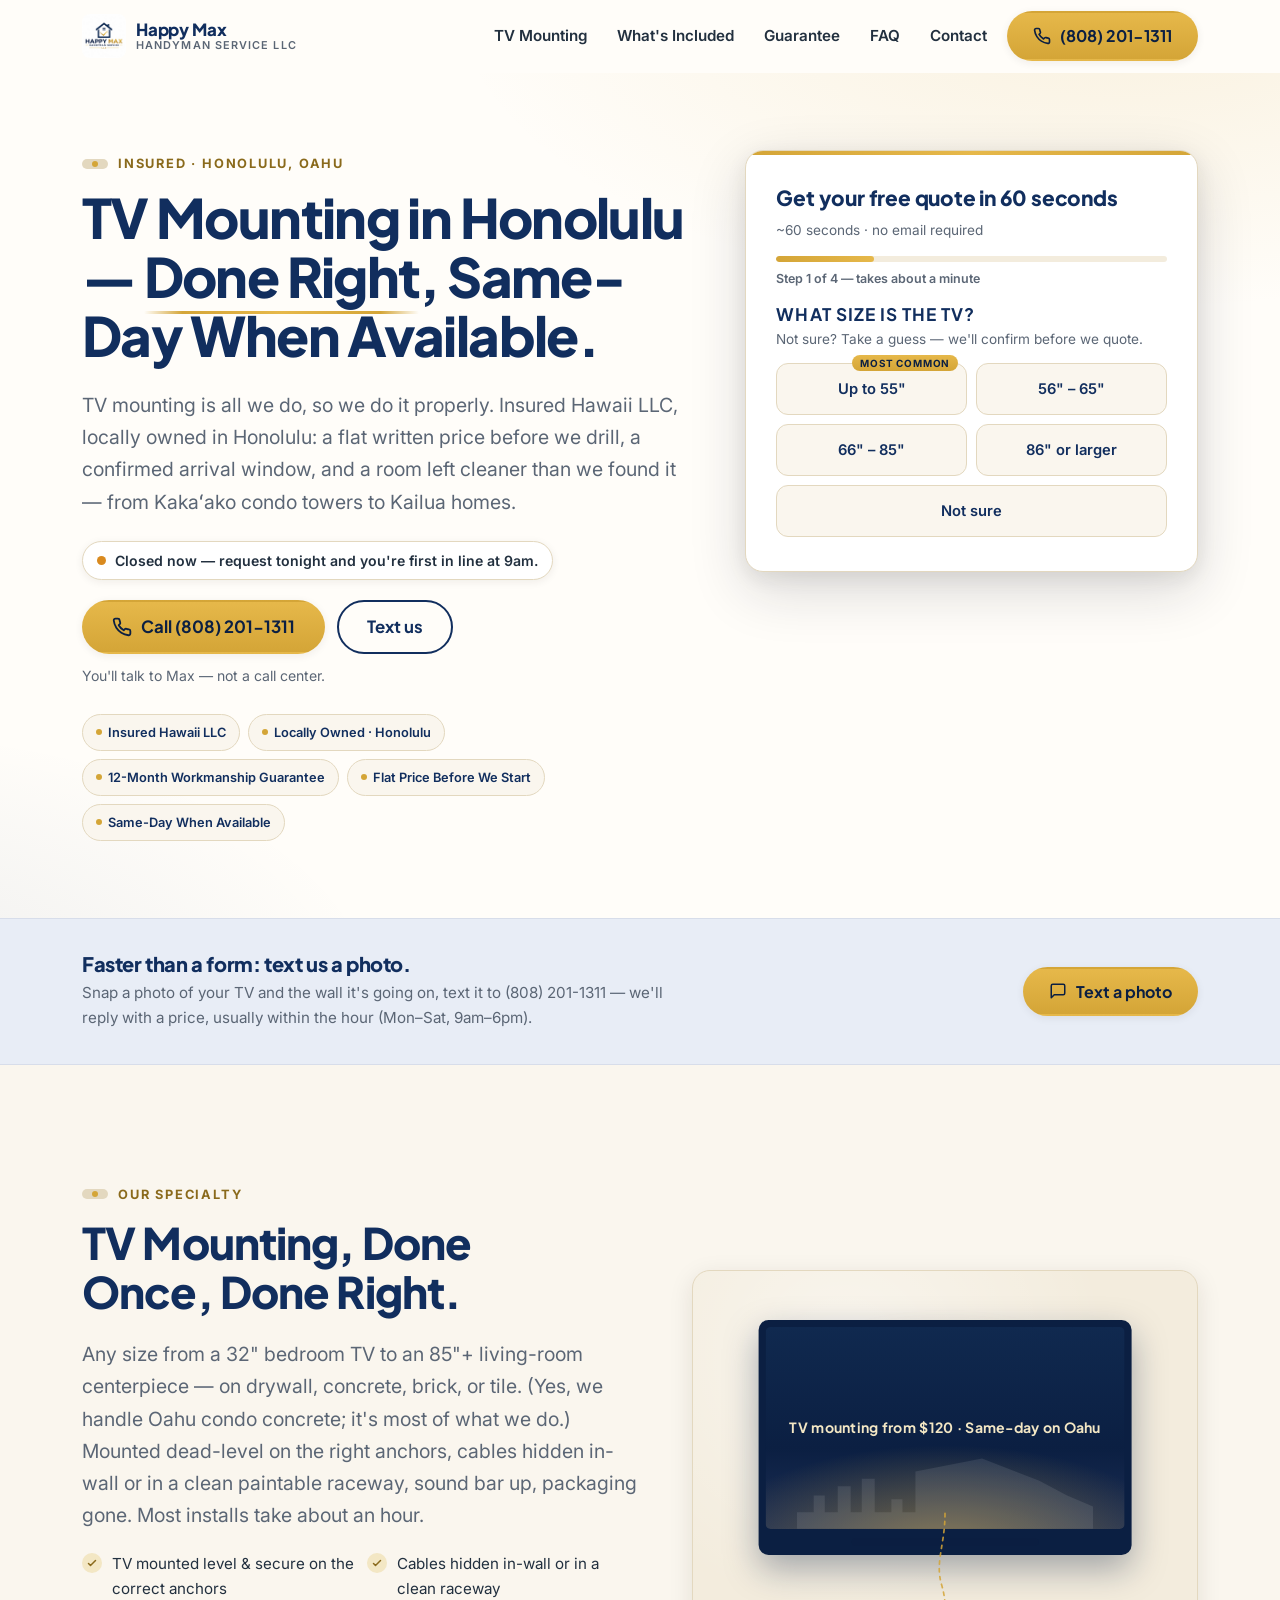
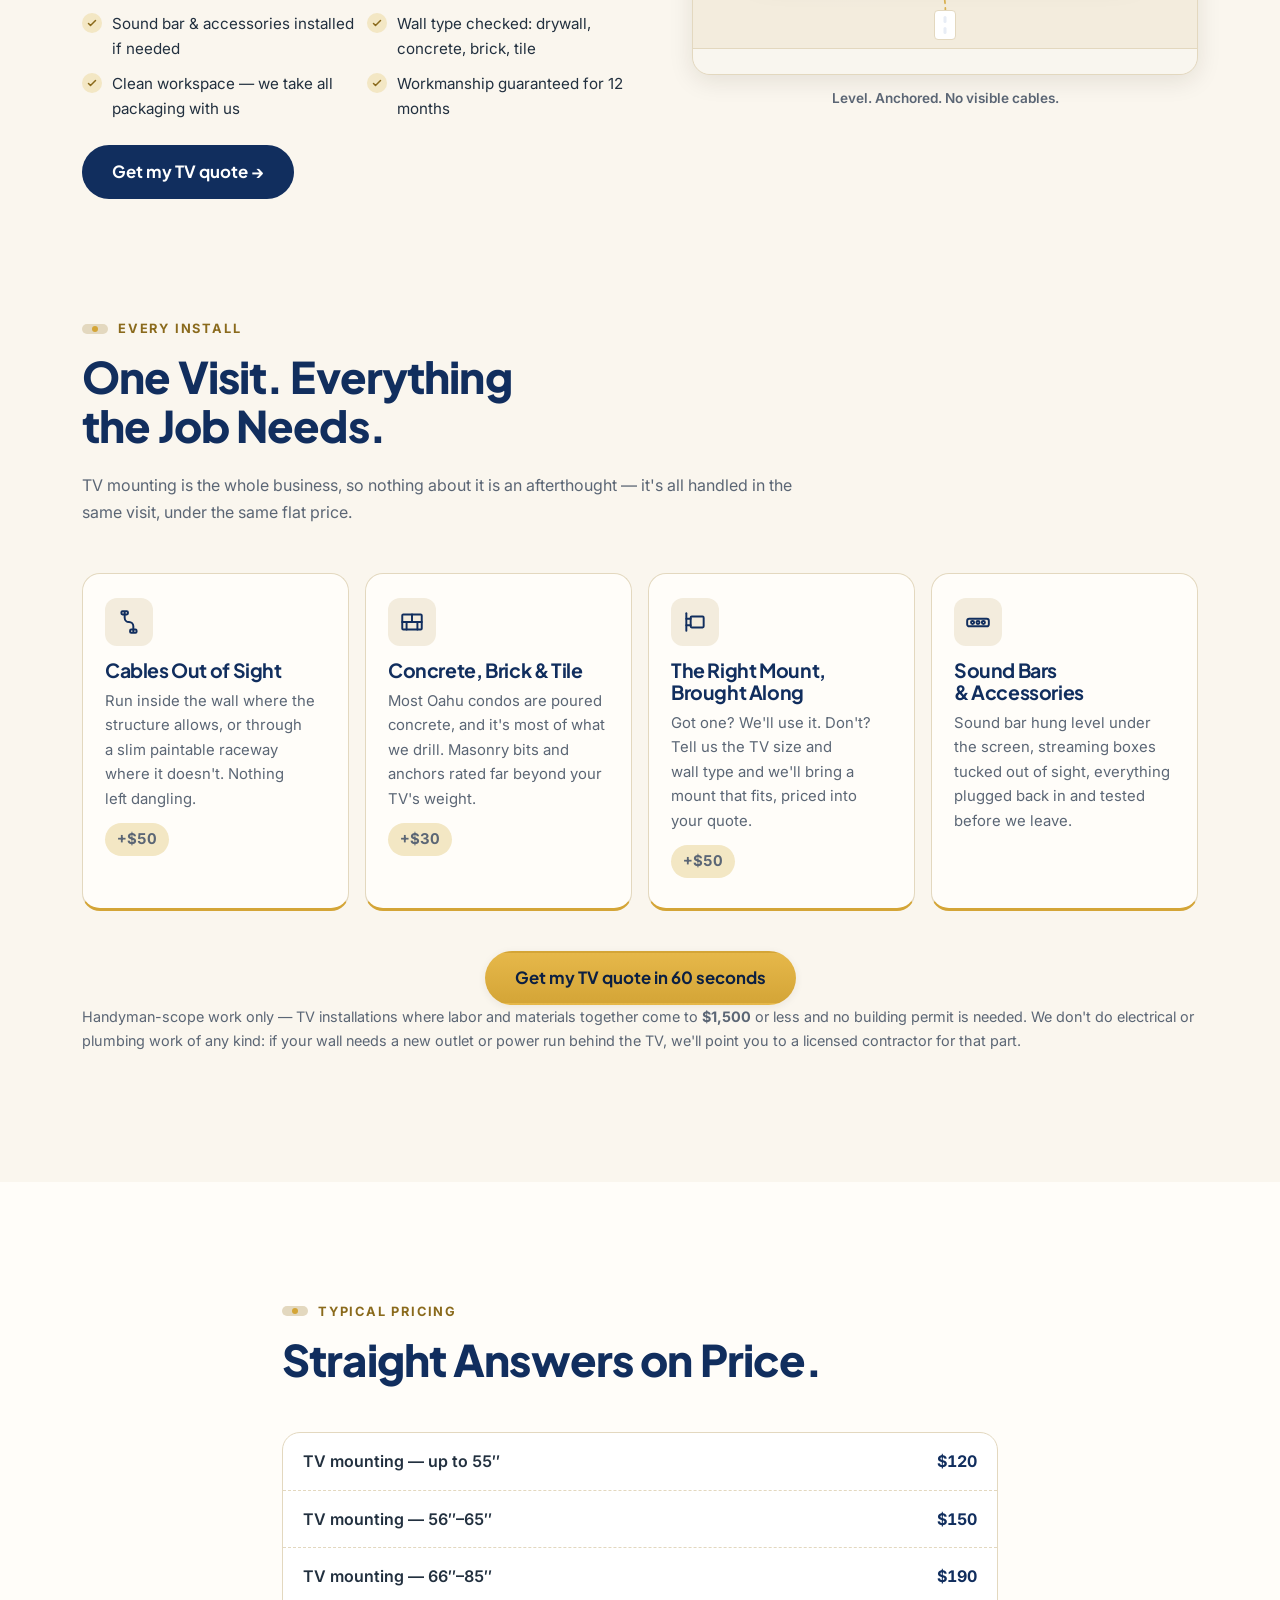
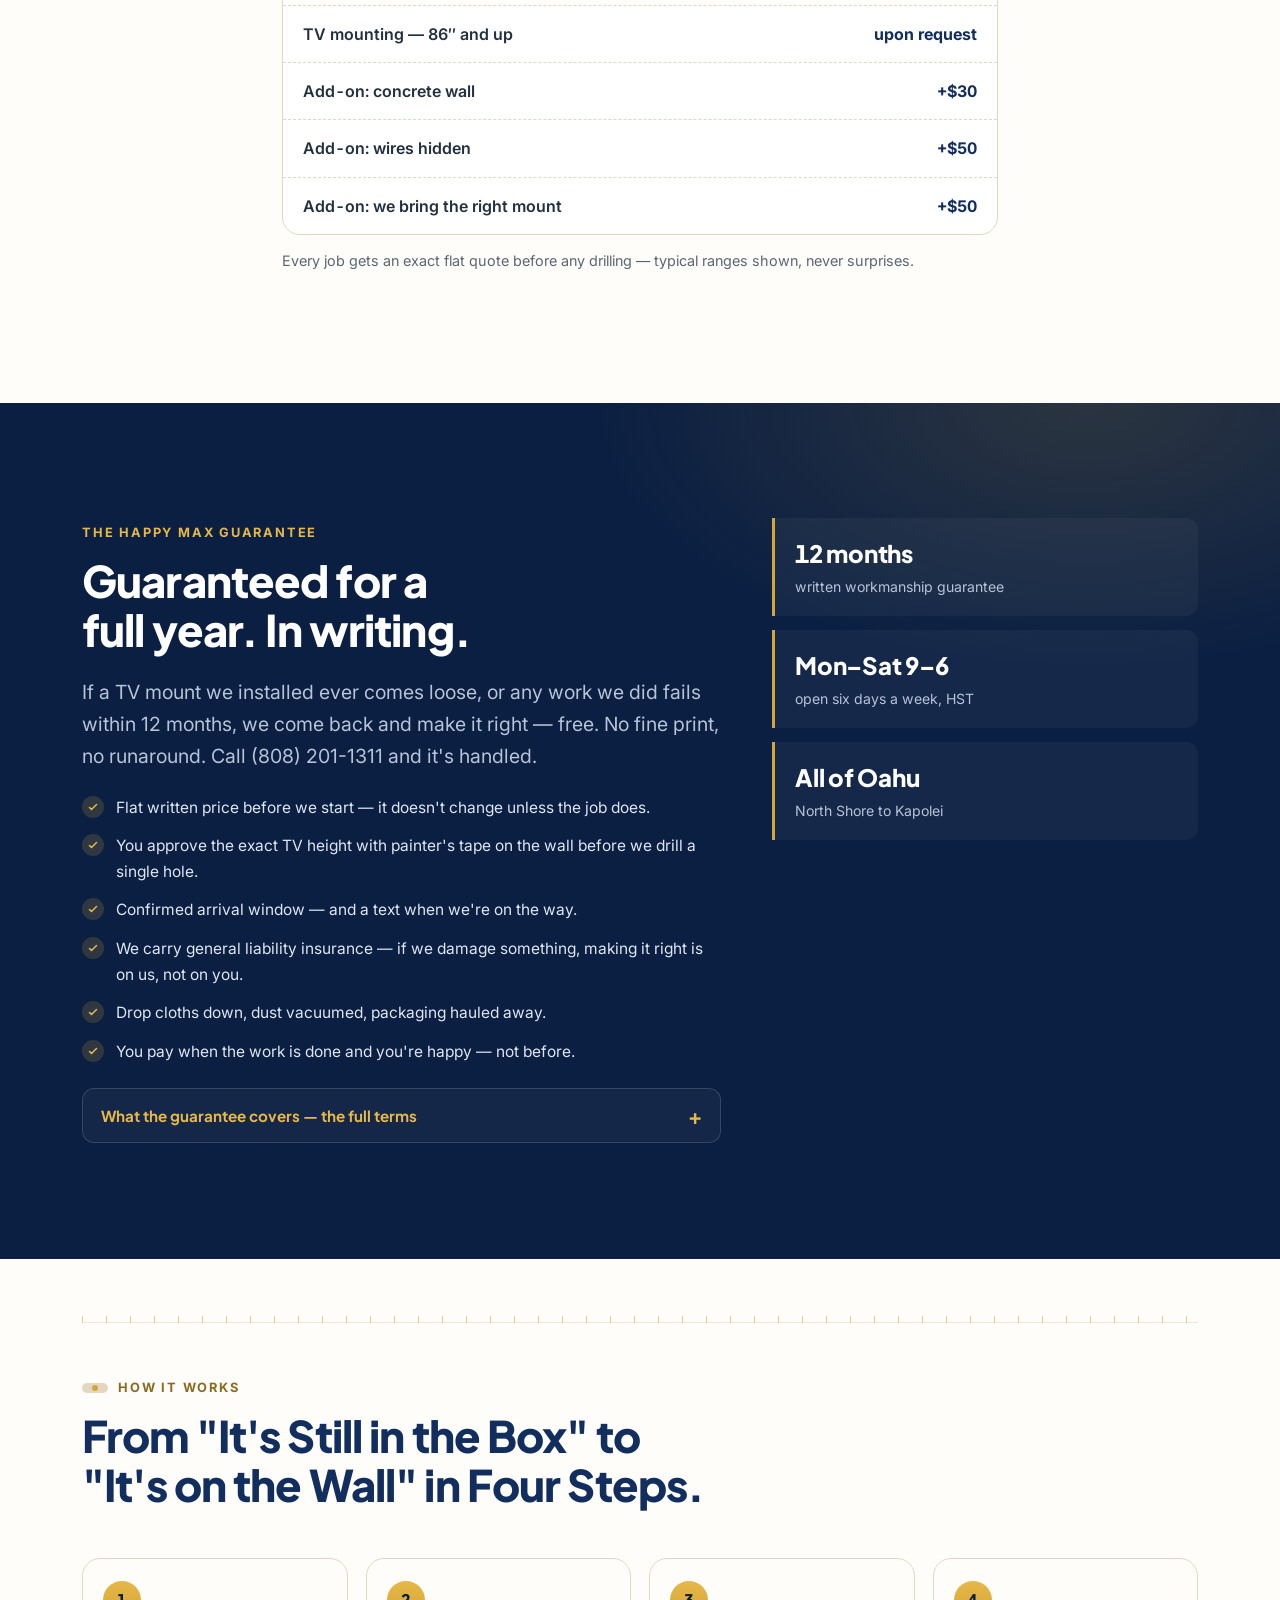
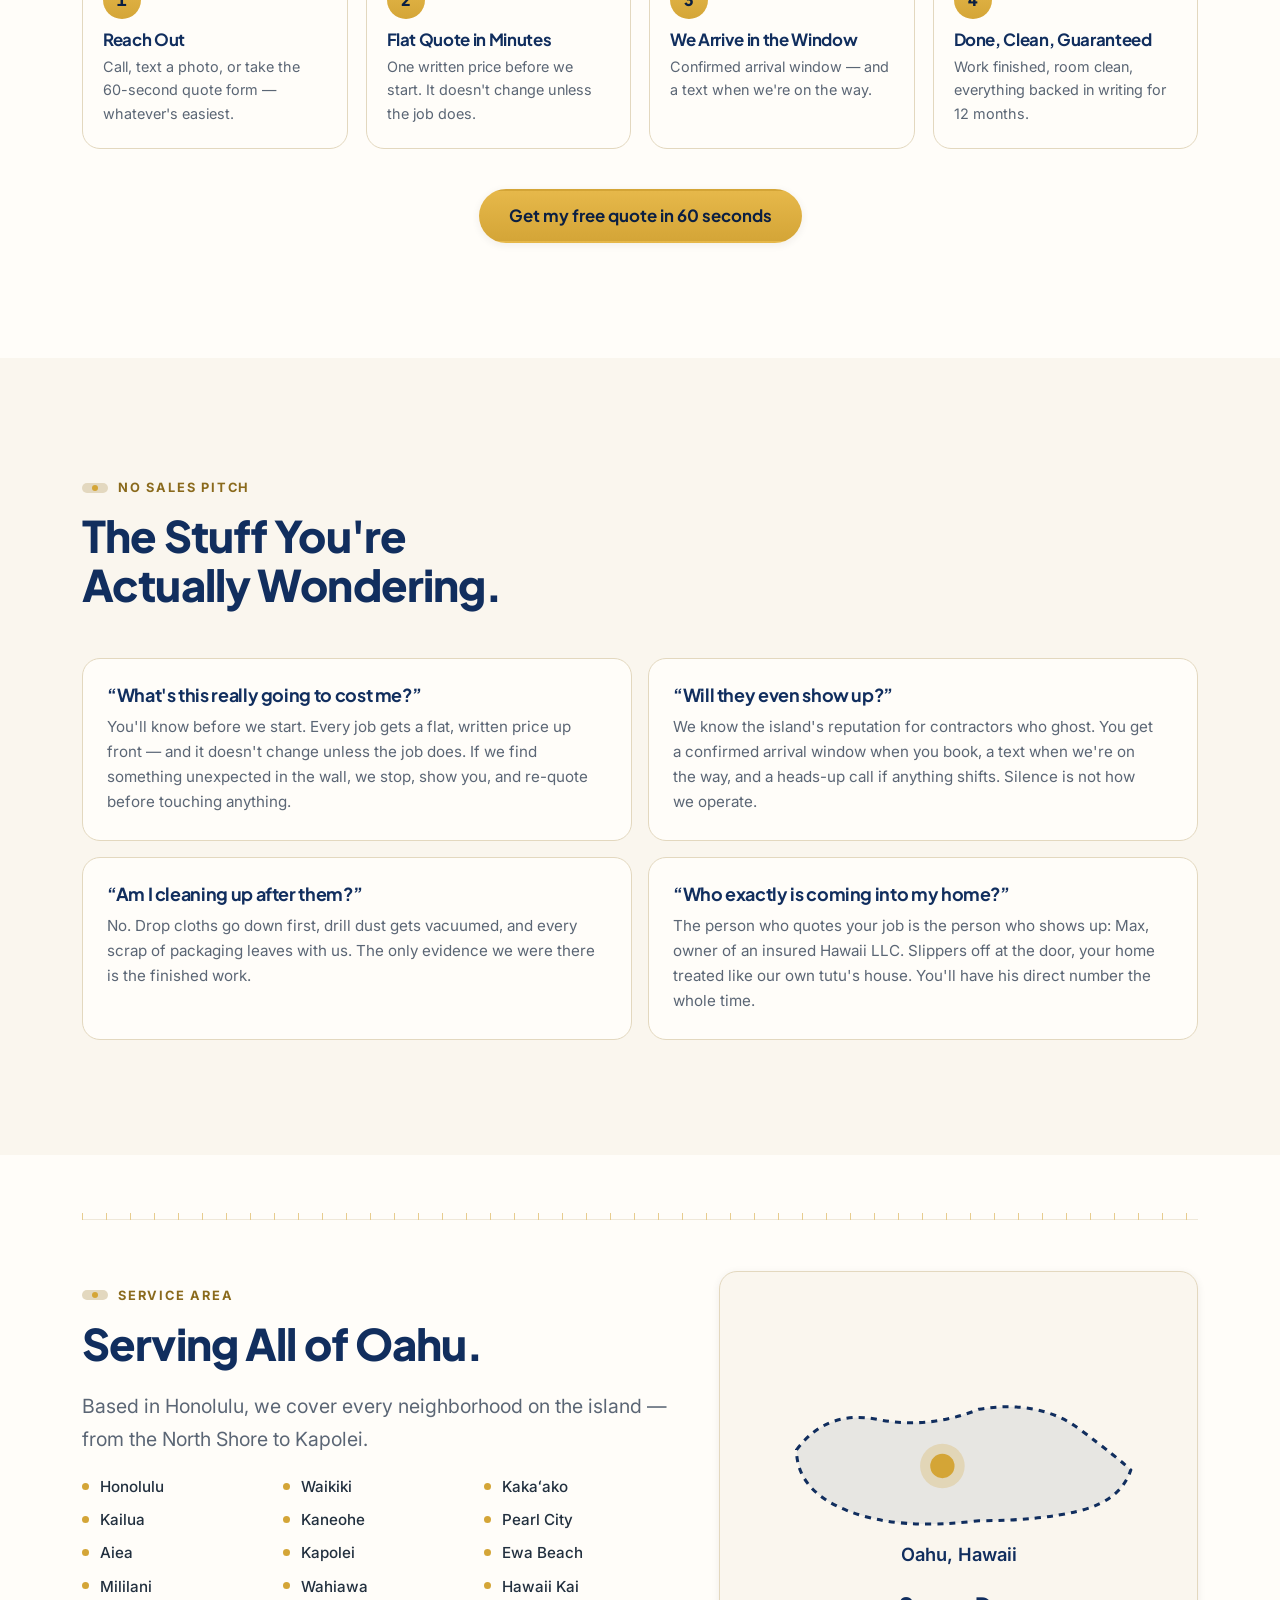
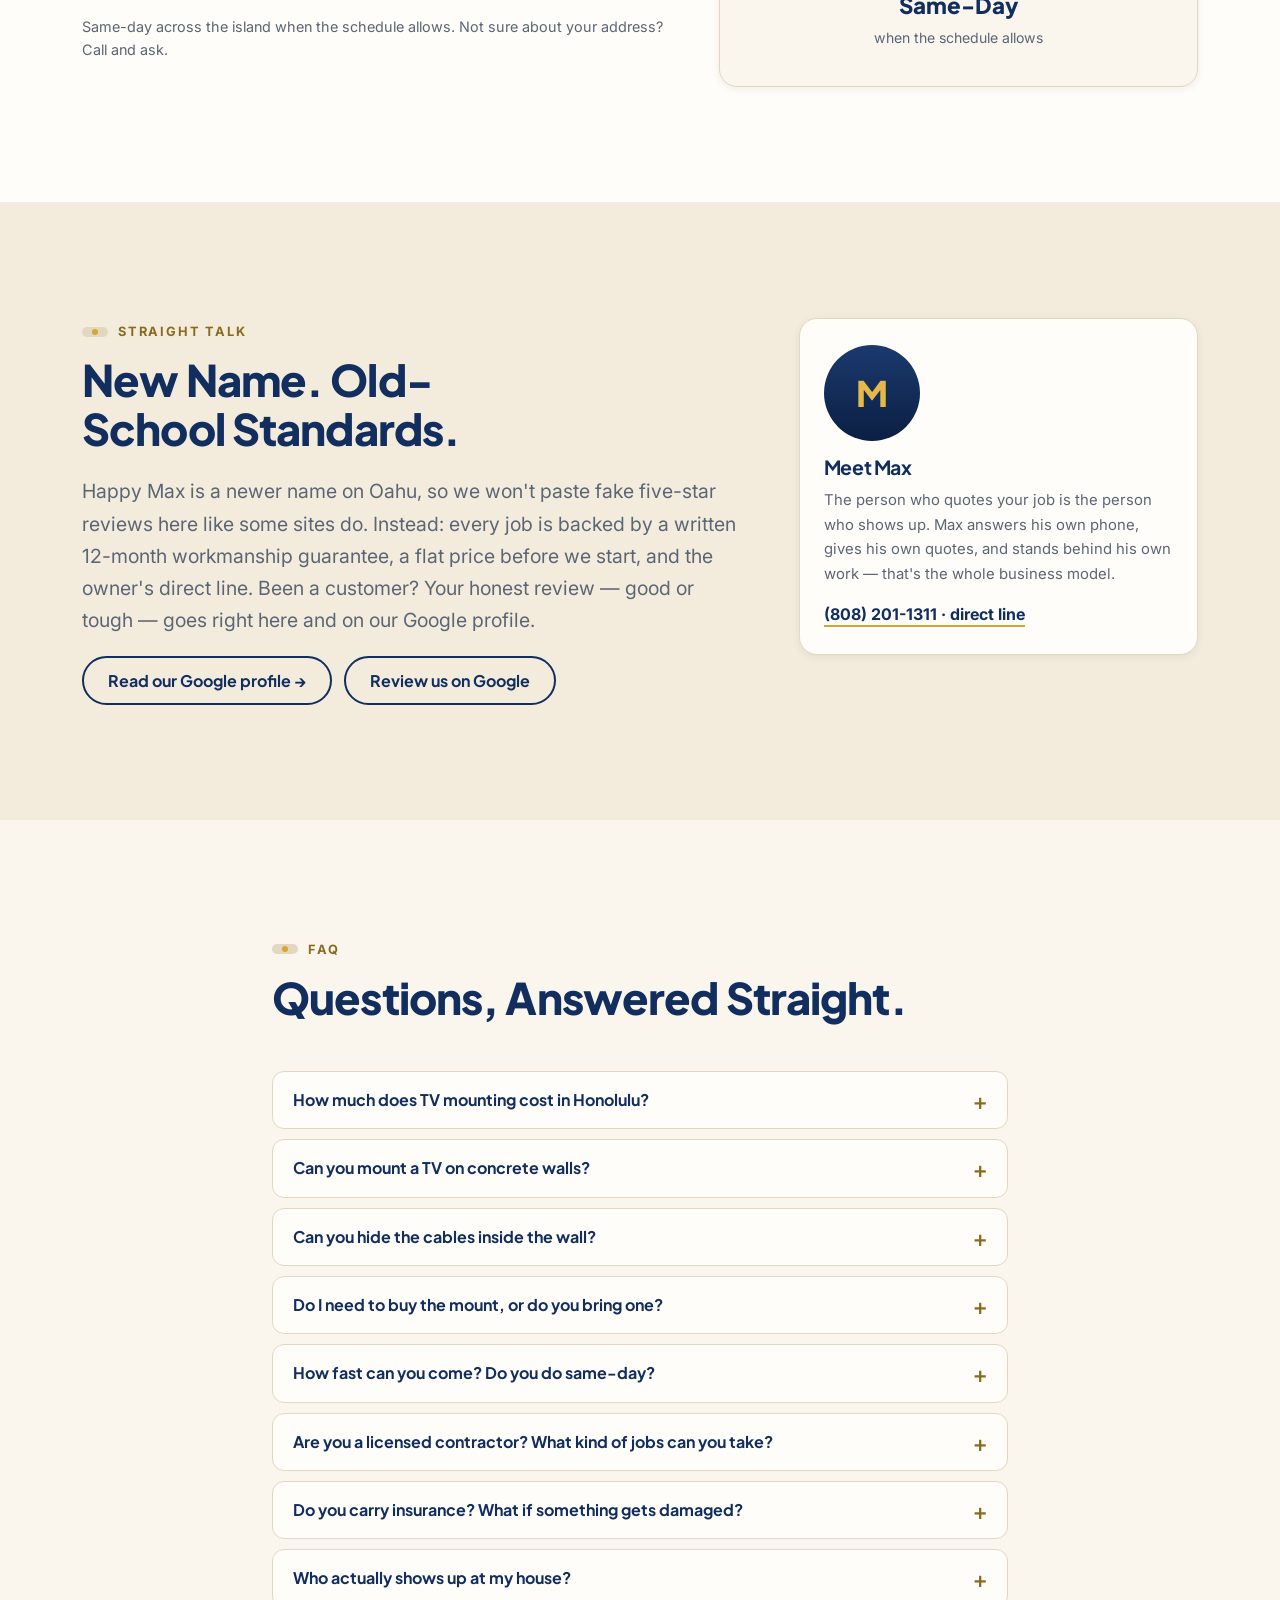
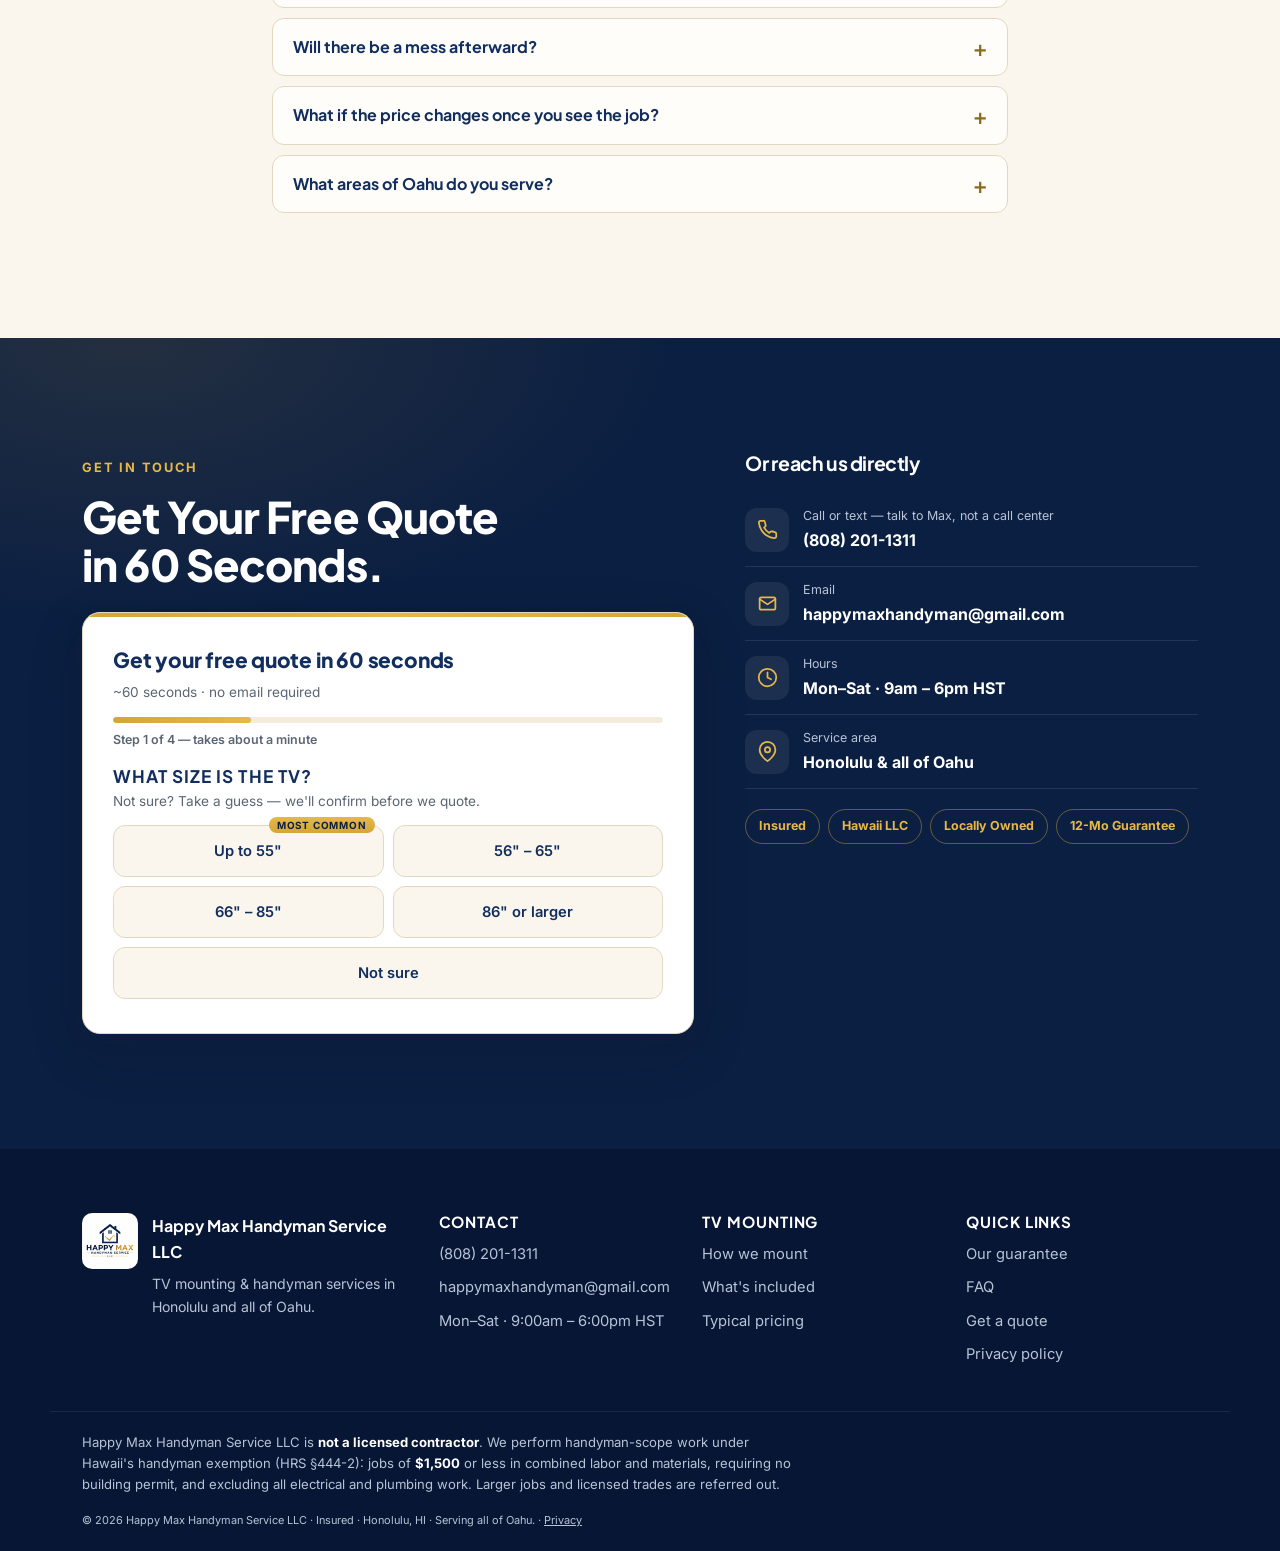
<file: index.html>
<!doctype html>
<html lang="en">
<head>
  <meta charset="utf-8">
  <meta name="viewport" content="width=device-width, initial-scale=1">
  <title>TV Mounting in Honolulu &amp; Oahu | Happy Max Handyman Service LLC</title>
  <meta name="description" content="TV mounting on Oahu — that's all we do. Drywall, concrete, brick or tile, any size up to 85&quot;+. Insured, flat written price before we drill, cables hidden, home left clean, work guaranteed. Call (808) 201-1311.">
  <meta name="theme-color" content="#0b1f42">
  <link rel="canonical" href="https://happymaxhandymanservice.com/">
  <link rel="icon" href="assets/icon-192.png" sizes="192x192">
  <link rel="apple-touch-icon" href="assets/icon-192.png">

  <meta property="og:type" content="website">
  <meta property="og:url" content="https://happymaxhandymanservice.com/">
  <meta property="og:title" content="TV Mounting in Honolulu | Happy Max Handyman Service LLC">
  <meta property="og:description" content="Oahu's TV mounting specialist. Flat written price before we drill, cables hidden, concrete walls no problem, work guaranteed. Call or text (808) 201-1311.">
  <meta property="og:image" content="https://happymaxhandymanservice.com/assets/og-cover.png">
  <meta property="og:image:width" content="1200">
  <meta property="og:image:height" content="630">
  <meta property="og:locale" content="en_US">
  <meta name="twitter:card" content="summary_large_image">

  <link rel="preconnect" href="https://fonts.googleapis.com">
  <link rel="preconnect" href="https://fonts.gstatic.com" crossorigin>
  <link href="https://fonts.googleapis.com/css2?family=Inter:wght@400;500;600;700&family=Plus+Jakarta+Sans:wght@600;700;800&display=swap" rel="stylesheet">

  <link rel="stylesheet" href="css/style.css?v=20260812">
  <noscript><style>.reveal{opacity:1 !important;transform:none !important}</style></noscript>

  <script type="application/ld+json">
  {
    "@context": "https://schema.org",
    "@type": "HomeAndConstructionBusiness",
    "@id": "https://happymaxhandymanservice.com/#business",
    "name": "Happy Max Handyman Service LLC",
    "url": "https://happymaxhandymanservice.com/",
    "image": "https://happymaxhandymanservice.com/assets/og-cover.png",
    "logo": "https://happymaxhandymanservice.com/assets/icon-192.png",
    "telephone": "+1-808-201-1311",
    "email": "happymaxhandyman@gmail.com",
    "priceRange": "$$",
    "sameAs": ["https://g.page/r/CSxvr1NoH1BfEBM"],
    "address": {
      "@type": "PostalAddress",
      "addressLocality": "Honolulu",
      "addressRegion": "HI",
      "addressCountry": "US"
    },
    "areaServed": [
      { "@type": "City", "name": "Honolulu" },
      { "@type": "Place", "name": "Oahu" }
    ],
    "openingHoursSpecification": [{
      "@type": "OpeningHoursSpecification",
      "dayOfWeek": ["Monday","Tuesday","Wednesday","Thursday","Friday","Saturday"],
      "opens": "09:00",
      "closes": "18:00"
    }],
    "hasOfferCatalog": {
      "@type": "OfferCatalog",
      "name": "TV Mounting Services",
      "itemListElement": [
        { "@type": "Offer", "itemOffered": { "@type": "Service", "name": "TV Mounting", "serviceType": "TV wall mounting with cable concealment", "url": "https://happymaxhandymanservice.com/#tv-mounting", "areaServed": "Oahu, HI", "provider": { "@id": "https://happymaxhandymanservice.com/#business" } } },
        { "@type": "Offer", "itemOffered": { "@type": "Service", "name": "Cable Concealment", "serviceType": "In-wall cable concealment or paintable raceway", "url": "https://happymaxhandymanservice.com/#included", "areaServed": "Oahu, HI", "provider": { "@id": "https://happymaxhandymanservice.com/#business" } } },
        { "@type": "Offer", "itemOffered": { "@type": "Service", "name": "Concrete & Tile TV Mounting", "serviceType": "TV mounting on concrete, brick and tile walls", "url": "https://happymaxhandymanservice.com/#included", "areaServed": "Oahu, HI", "provider": { "@id": "https://happymaxhandymanservice.com/#business" } } },
        { "@type": "Offer", "itemOffered": { "@type": "Service", "name": "Sound Bar Installation", "serviceType": "Sound bar and accessory mounting", "url": "https://happymaxhandymanservice.com/#included", "areaServed": "Oahu, HI", "provider": { "@id": "https://happymaxhandymanservice.com/#business" } } }
      ]
    }
  }
  </script>

  <script type="application/ld+json">
  {
    "@context": "https://schema.org",
    "@type": "FAQPage",
    "mainEntity": [
      {
        "@type": "Question",
        "name": "How much does TV mounting cost in Honolulu?",
        "acceptedAnswer": { "@type": "Answer", "text": "It depends on TV size, wall type, and whether cables go inside the wall — but you'll get one flat, written price before we start, and it won't change unless the job does. Call, text, or use the 60-second quote form and you'll have a number within the hour during business hours." }
      },
      {
        "@type": "Question",
        "name": "Can you mount a TV on concrete walls?",
        "acceptedAnswer": { "@type": "Answer", "text": "Yes — concrete is our home turf. Most Oahu condos and townhomes are poured concrete, so we carry masonry bits and anchors rated well beyond your TV's weight." }
      },
      {
        "@type": "Question",
        "name": "Can you hide the cables inside the wall?",
        "acceptedAnswer": { "@type": "Answer", "text": "Usually, yes. We check for studs, fire blocks, and outlets first. Where in-wall isn't possible (like solid concrete), we use a slim paintable raceway so nothing dangles." }
      },
      {
        "@type": "Question",
        "name": "Do I need to buy the mount, or do you bring one?",
        "acceptedAnswer": { "@type": "Answer", "text": "Either. If you have one, we'll use it. If not, tell us your TV size and wall and we'll bring the right mount and include it in your flat quote." }
      },
      {
        "@type": "Question",
        "name": "How fast can you come? Do you do same-day?",
        "acceptedAnswer": { "@type": "Answer", "text": "Often, yes — especially if you reach out in the morning. Otherwise it's usually next-day. Mon–Sat, 9am–6pm, all of Oahu." }
      },
      {
        "@type": "Question",
        "name": "Are you a licensed contractor? What kind of jobs can you take?",
        "acceptedAnswer": { "@type": "Answer", "text": "We are not a licensed contractor, and we won't pretend otherwise. Happy Max Handyman Service LLC works within Hawaii's handyman exemption (HRS §444-2): jobs where labor and materials together come to $1,500 or less, that don't need a building permit, and that aren't electrical or plumbing work. TV mounting sits comfortably inside that — the bracket, the anchors, cable concealment, the sound bar. If a job needs new wiring, a new outlet behind the TV, or any other licensed trade, we'll tell you straight and point you to someone who holds the right license." }
      },
      {
        "@type": "Question",
        "name": "Do you carry insurance? What if something gets damaged?",
        "acceptedAnswer": { "@type": "Answer", "text": "Yes — we carry general liability insurance. If we damage something while working in your home, making it right is on us, not on you. Our workmanship is also backed by a 12-month guarantee." }
      },
      {
        "@type": "Question",
        "name": "Who actually shows up at my house?",
        "acceptedAnswer": { "@type": "Answer", "text": "Max — the owner, the person you talked to, the name on the company. Not a rotating crew of strangers." }
      },
      {
        "@type": "Question",
        "name": "Will there be a mess afterward?",
        "acceptedAnswer": { "@type": "Answer", "text": "No. Drop cloths before we drill, vacuum after, and all packaging and old hardware leave with us." }
      },
      {
        "@type": "Question",
        "name": "What if the price changes once you see the job?",
        "acceptedAnswer": { "@type": "Answer", "text": "It doesn't — that's the point of a flat quote. If we open a wall and find a genuine surprise, we stop, show you, and agree on a new price before continuing. You're never billed for work you didn't approve." }
      },
      {
        "@type": "Question",
        "name": "What areas of Oahu do you serve?",
        "acceptedAnswer": { "@type": "Answer", "text": "All of it — Honolulu, Waikiki, Kaka'ako, Kailua, Kaneohe, Pearl City, Aiea, Kapolei, Ewa Beach, Mililani, and up to the North Shore. TV mounting is all we do, so wherever you are on the island, that's the job we're coming for." }
      }
    ]
  }
  </script>
</head>
<body>

<a href="#main" class="skip-link">Skip to main content</a>

<header class="site-header" id="siteHeader">
  <div class="container header-inner">
    <a href="#top" class="brand" aria-label="Happy Max Handyman Service LLC — home">
      <img src="assets/icon-192.png" alt="" width="44" height="44" fetchpriority="high">
      <span class="brand-text">
        <strong>Happy Max</strong>
        <small>Handyman Service LLC</small>
      </span>
    </a>

    <nav class="primary-nav" aria-label="Primary">
      <a href="#tv-mounting">TV Mounting</a>
      <a href="#included">What's Included</a>
      <a href="#guarantee">Guarantee</a>
      <a href="#faq">FAQ</a>
      <a href="#contact">Contact</a>
    </nav>

    <a href="tel:+18082011311" class="btn btn-gold header-cta" data-track="call_click" data-placement="header">
      <svg width="18" height="18" viewBox="0 0 24 24" fill="none" stroke="currentColor" stroke-width="2.2" stroke-linecap="round" stroke-linejoin="round" aria-hidden="true"><path d="M22 16.92v3a2 2 0 0 1-2.18 2 19.79 19.79 0 0 1-8.63-3.07 19.5 19.5 0 0 1-6-6 19.79 19.79 0 0 1-3.07-8.67A2 2 0 0 1 4.11 2h3a2 2 0 0 1 2 1.72c.13.96.36 1.9.7 2.81a2 2 0 0 1-.45 2.11L8.09 9.91a16 16 0 0 0 6 6l1.27-1.27a2 2 0 0 1 2.11-.45c.91.34 1.85.57 2.81.7A2 2 0 0 1 22 16.92z"/></svg>
      <span>(808) 201-1311</span>
    </a>

    <button class="menu-toggle" id="menuToggle" aria-label="Open menu" aria-expanded="false" aria-controls="mobileMenu">
      <span></span><span></span><span></span>
    </button>
  </div>
</header>

<div class="mobile-menu" id="mobileMenu" hidden>
  <nav aria-label="Mobile">
    <a href="#tv-mounting">TV Mounting</a>
    <a href="#included">What's Included</a>
    <a href="#guarantee">Guarantee</a>
    <a href="#faq">FAQ</a>
    <a href="#contact">Contact</a>
  </nav>
  <div class="mobile-menu-cta">
    <a href="tel:+18082011311" class="btn btn-gold btn-block" data-track="call_click" data-placement="mobile_menu">Call (808) 201-1311</a>
    <a href="sms:+18082011311?&amp;body=Aloha%20Happy%20Max!%20I%27d%20like%20a%20quote%20for%3A%20" class="btn btn-outline btn-block" data-track="sms_click" data-placement="mobile_menu">Text us: (808) 201-1311</a>
  </div>
</div>

<main id="main">

  <!-- ============================== HERO ============================== -->
  <section class="hero" id="top">
    <div class="container hero-grid">
      <div class="hero-content reveal">
        <span class="kicker kicker-level" id="heroKicker"><span class="level-line" aria-hidden="true"><span class="level-bubble"></span></span> <span><span data-insured-label>Insured</span> · Honolulu, Oahu</span></span>

        <h1>TV Mounting in Honolulu — <span class="level-word">Done&nbsp;Right</span>, Same-Day When Available.</h1>

        <p class="lede">TV mounting is all we do, so we do it properly. <span data-insured-label>Insured</span> Hawaii LLC, locally owned in Honolulu: a flat written price before we drill, a confirmed arrival window, and a room left cleaner than we found it — from Kaka&#699;ako condo towers to Kailua homes.</p>

        <p class="open-pill" id="openPill" hidden><span class="open-dot" aria-hidden="true"></span><span id="openPillText"></span></p>

        <div class="hero-ctas">
          <a href="tel:+18082011311" class="btn btn-gold btn-lg" data-track="call_click" data-placement="hero">
            <svg width="20" height="20" viewBox="0 0 24 24" fill="none" stroke="currentColor" stroke-width="2.2" stroke-linecap="round" stroke-linejoin="round" aria-hidden="true"><path d="M22 16.92v3a2 2 0 0 1-2.18 2 19.79 19.79 0 0 1-8.63-3.07 19.5 19.5 0 0 1-6-6 19.79 19.79 0 0 1-3.07-8.67A2 2 0 0 1 4.11 2h3a2 2 0 0 1 2 1.72c.13.96.36 1.9.7 2.81a2 2 0 0 1-.45 2.11L8.09 9.91a16 16 0 0 0 6 6l1.27-1.27a2 2 0 0 1 2.11-.45c.91.34 1.85.57 2.81.7A2 2 0 0 1 22 16.92z"/></svg>
            Call (808) 201-1311
          </a>
          <a href="sms:+18082011311?&amp;body=Aloha%20Happy%20Max!%20I%27d%20like%20a%20quote%20for%3A%20" class="btn btn-outline btn-lg" data-track="sms_click" data-placement="hero">Text us</a>
        </div>
        <p class="cta-subline">You'll talk to Max — not a call center.</p>

        <ul class="trust-row" id="trustRow">
          <li data-insured-chip>Insured Hawaii LLC</li>
          <li>Locally Owned · Honolulu</li>
          <!-- one wrapper span: .trust-row li is a flex container, so a bare
               text node beside the number would inherit the 6px gap and
               render as "12 -Month" -->
          <li><span><span data-guarantee-months>12</span>-Month Workmanship Guarantee</span></li>
          <li>Flat Price Before We Start</li>
          <li>Same-Day When Available</li>
        </ul>
      </div>

      <!-- Quiz instance #1 (hero). Rendered by js/quiz.js -->
      <aside class="quiz-card reveal" aria-label="Get a free quote">
        <div class="quiz" data-quiz="hero"></div>
        <noscript>
          <div class="quiz-noscript">
            <h3>Get a free quote</h3>
            <p>Call or text <a href="tel:+18082011311"><strong>(808) 201-1311</strong></a> (Mon–Sat, 9am–6pm HST) or email <a href="mailto:happymaxhandyman@gmail.com">happymaxhandyman@gmail.com</a> — you'll have a flat price within the hour during business hours.</p>
          </div>
        </noscript>
      </aside>
    </div>
  </section>

  <!-- ======================= TEXT-A-PHOTO STRIP ======================= -->
  <section class="sms-strip">
    <div class="container sms-strip-inner reveal">
      <div class="sms-strip-text">
        <h2 class="sms-strip-title">Faster than a form: text us a photo.</h2>
        <p>Snap a photo of your TV and the wall it's going on, text it to (808)&nbsp;201-1311 — we'll reply with a price, usually within the hour (Mon–Sat, 9am–6pm).</p>
      </div>
      <a href="sms:+18082011311?&amp;body=Aloha%20Happy%20Max!%20I%27d%20like%20a%20quote%20for%3A%20" class="btn btn-gold" data-track="sms_click" data-placement="sms_strip">
        <svg width="18" height="18" viewBox="0 0 24 24" fill="none" stroke="currentColor" stroke-width="2" stroke-linecap="round" stroke-linejoin="round" aria-hidden="true"><path d="M21 15a2 2 0 0 1-2 2H7l-4 4V5a2 2 0 0 1 2-2h14a2 2 0 0 1 2 2z"/></svg>
        Text a photo
      </a>
    </div>
  </section>

  <!-- ======================== FLAGSHIP: TV MOUNTING ======================== -->
  <section id="tv-mounting" class="section tv-flagship">
    <div class="container tv-grid">
      <div class="tv-copy reveal">
        <span class="kicker kicker-level"><span class="level-line" aria-hidden="true"><span class="level-bubble"></span></span> Our Specialty</span>
        <h2>TV Mounting, Done Once, Done Right.</h2>
        <p class="lede">Any size from a 32&quot; bedroom TV to an 85&quot;+ living-room centerpiece — on drywall, concrete, brick, or tile. (Yes, we handle Oahu condo concrete; it's most of what we do.) Mounted dead-level on the right anchors, cables hidden in-wall or in a clean paintable raceway, sound bar up, packaging gone. Most installs take about an hour.</p>

        <ul class="check-list">
          <li>TV mounted level &amp; secure on the correct anchors</li>
          <li>Cables hidden in-wall or in a clean raceway</li>
          <li>Sound bar &amp; accessories installed if needed</li>
          <li>Wall type checked: drywall, concrete, brick, tile</li>
          <li>Clean workspace — we take all packaging with us</li>
          <li>Workmanship guaranteed for <span data-guarantee-months>12</span> months</li>
        </ul>

        <button type="button" class="btn btn-navy btn-lg quiz-open" data-service="tv_mounting" data-track="cta_click" data-placement="tv_flagship">Get my TV quote →</button>
      </div>

      <div class="tv-vignette reveal" aria-hidden="true">
        <div class="tv-wall">
          <div class="tv-glow"></div>
          <div class="tv-frame">
            <div class="tv-screen">
              <svg class="tv-skyline" viewBox="0 0 320 96" fill="none" preserveAspectRatio="xMidYMax meet"><path d="M0 96 L0 78 L18 78 L18 60 L30 60 L30 78 L44 78 L44 50 L58 50 L58 78 L70 78 L70 42 L84 42 L84 78 L102 78 L102 64 L114 64 L114 78 L128 78 L128 34 L200 20 L262 44 L292 60 L320 72 L320 96 Z" fill="currentColor"/></svg>
              <p class="tv-screen-line" id="tvScreenLine">Flat quote before we drill · Same-day on Oahu</p>
            </div>
            <div class="tv-soundbar"></div>
          </div>
          <svg class="tv-cable" viewBox="0 0 60 220" fill="none" aria-hidden="true"><path class="tv-cable-path" d="M30 4 C 30 60, 12 90, 24 130 C 34 164, 30 190, 30 216" stroke="currentColor" stroke-width="3" stroke-linecap="round" stroke-dasharray="6 8"/></svg>
          <div class="tv-outlet"></div>
        </div>
        <p class="tv-caption">Level. Anchored. No visible cables.</p>
      </div>
    </div>
  </section>

  <!-- ======================= WHAT'S INCLUDED ======================= -->
  <section id="included" class="section services">
    <div class="container">
      <header class="section-head reveal">
        <span class="kicker kicker-level"><span class="level-line" aria-hidden="true"><span class="level-bubble"></span></span> Every Install</span>
        <h2>One Visit. Everything the Job Needs.</h2>
        <p>TV mounting is the whole business, so nothing about it is an afterthought — it's all handled in the same visit, under the same flat price.</p>
      </header>

      <div class="card-grid">
        <article class="card reveal">
          <span class="card-icon" aria-hidden="true">
            <svg viewBox="0 0 24 24" fill="none" stroke="currentColor" stroke-width="1.8" stroke-linecap="round" stroke-linejoin="round"><path d="M8 3v5a4 4 0 0 0 4 4 4 4 0 0 1 4 4v5"/><rect x="5" y="2" width="6" height="3" rx="1"/><rect x="13" y="19" width="6" height="3" rx="1"/></svg>
          </span>
          <h3>Cables Out of Sight</h3>
          <p>Run inside the wall where the structure allows, or through a slim paintable raceway where it doesn't. Nothing left dangling.</p>
          <p class="price-chip" data-price-chip="addon-wire-hiding" hidden></p>
        </article>

        <article class="card reveal">
          <span class="card-icon" aria-hidden="true">
            <svg viewBox="0 0 24 24" fill="none" stroke="currentColor" stroke-width="1.8" stroke-linecap="round" stroke-linejoin="round"><rect x="3" y="5" width="18" height="14" rx="1"/><path d="M3 12h18M12 5v7M7 12v7M17 12v7"/></svg>
          </span>
          <h3>Concrete, Brick &amp; Tile</h3>
          <p>Most Oahu condos are poured concrete, and it's most of what we drill. Masonry bits and anchors rated far beyond your TV's weight.</p>
          <p class="price-chip" data-price-chip="addon-concrete" hidden></p>
        </article>

        <article class="card reveal">
          <span class="card-icon" aria-hidden="true">
            <svg viewBox="0 0 24 24" fill="none" stroke="currentColor" stroke-width="1.8" stroke-linecap="round" stroke-linejoin="round"><path d="M4 4v16"/><rect x="8" y="7" width="12" height="10" rx="1"/><path d="M4 9h4M4 15h4"/></svg>
          </span>
          <h3>The Right Mount, Brought Along</h3>
          <p>Got one? We'll use it. Don't? Tell us the TV size and wall type and we'll bring a mount that fits, priced into your quote.</p>
          <p class="price-chip" data-price-chip="addon-mount-pickup" hidden></p>
        </article>

        <article class="card reveal">
          <span class="card-icon" aria-hidden="true">
            <svg viewBox="0 0 24 24" fill="none" stroke="currentColor" stroke-width="1.8" stroke-linecap="round" stroke-linejoin="round"><rect x="2" y="9" width="20" height="7" rx="2"/><circle cx="7" cy="12.5" r="1.4"/><circle cx="12" cy="12.5" r="1.4"/><circle cx="17" cy="12.5" r="1.4"/></svg>
          </span>
          <h3>Sound Bars &amp; Accessories</h3>
          <p>Sound bar hung level under the screen, streaming boxes tucked out of sight, everything plugged back in and tested before we leave.</p>
        </article>
      </div>

      <div class="section-cta reveal">
        <button type="button" class="btn btn-gold btn-lg quiz-open" data-service="tv_mounting" data-track="cta_click" data-placement="included">Get my TV quote in 60 seconds</button>
      </div>

      <p class="small-note reveal" id="scopeNote">Handyman-scope work only — TV installations where labor and materials together come to <strong data-job-limit>$1,500</strong> or less and no building permit is needed. We don't do electrical or plumbing work of any kind: if your wall needs a new outlet or power run behind the TV, we'll point you to a licensed contractor for that part.</p>
    </div>
  </section>

  <!-- ==================== TYPICAL PRICING (config-driven) ==================== -->
  <section id="pricing" class="section pricing" hidden>
    <div class="container pricing-inner">
      <header class="section-head reveal">
        <span class="kicker kicker-level"><span class="level-line" aria-hidden="true"><span class="level-bubble"></span></span> Typical Pricing</span>
        <h2>Straight Answers on Price.</h2>
      </header>
      <div class="pricing-rows reveal" id="pricingRows"></div>
      <p class="pricing-foot reveal">Every job gets an exact flat quote before any drilling — typical ranges shown, never surprises.</p>
    </div>
  </section>

  <!-- ========================= GUARANTEE BAND (dark) ========================= -->
  <section id="guarantee" class="section guarantee">
    <div class="container guarantee-grid">
      <div class="guarantee-copy reveal">
        <span class="kicker kicker-on-dark">The Happy Max Guarantee</span>
        <h2 id="guaranteeHeadline">Guaranteed for a full year. In writing.</h2>
        <p class="lede">If a TV mount we installed ever comes loose, or any work we did fails within <span data-guarantee-months>12</span> months, we come back and make it right — free. No fine print, no runaround. Call (808)&nbsp;201-1311 and it's handled.</p>

        <ul class="assurance-list">
          <li>Flat written price before we start — it doesn't change unless the job does.</li>
          <li>You approve the exact TV height with painter's tape on the wall before we drill a single hole.</li>
          <li>Confirmed arrival window — and a text when we're on the way.</li>
          <li data-insured-line>We carry general liability insurance — if we damage something, making it right is on us, not on you.</li>
          <li>Drop cloths down, dust vacuumed, packaging hauled away.</li>
          <li id="payAfterLine" hidden>You pay when the work is done and you're happy — not before.</li>
        </ul>

        <details class="guarantee-terms">
          <summary>What the guarantee covers — the full terms</summary>
          <div class="guarantee-terms-body">
            <p><strong>Covered:</strong> our workmanship on any install we complete, for <span data-guarantee-months>12</span> months from the day we finish. If a mount we installed works loose, a bracket shifts out of level, or a raceway we ran comes away from the wall because of how we fitted it, we come back and correct it at no charge for labor.</p>
            <p><strong>Not covered:</strong> the product itself (mounts, brackets, sound bars and TVs carry their manufacturer's own warranty), damage from later impact, moving, storms or someone else's work, normal wear, and pre-existing conditions in the wall or structure that we flagged before starting.</p>
            <p><strong>How to claim:</strong> call or text <a href="tel:+18082011311">(808)&nbsp;201-1311</a> and describe the problem. We schedule a return visit — no forms, no registration, no proof of purchase needed beyond the job address. This guarantee is offered by Happy Max Handyman Service LLC and applies to the customer who booked the work.</p>
          </div>
        </details>
      </div>

      <div class="guarantee-stats reveal" role="list">
        <div class="g-stat" role="listitem">
          <strong><span data-guarantee-months>12</span> months</strong>
          <span>written workmanship guarantee</span>
        </div>
        <div class="g-stat" role="listitem">
          <strong>Mon–Sat 9–6</strong>
          <span>open six days a week, HST</span>
        </div>
        <div class="g-stat" role="listitem">
          <strong>All of Oahu</strong>
          <span>North Shore to Kapolei</span>
        </div>
      </div>
    </div>
  </section>

  <!-- ============================ HOW IT WORKS ============================ -->
  <section class="section how-it-works">
    <div class="container">
      <header class="section-head reveal">
        <span class="kicker kicker-level"><span class="level-line" aria-hidden="true"><span class="level-bubble"></span></span> How It Works</span>
        <h2>From "It's Still in the Box" to "It's on the Wall" in Four Steps.</h2>
      </header>

      <ol class="steps">
        <li class="step reveal">
          <span class="step-number">1</span>
          <h3>Reach Out</h3>
          <p>Call, text a photo, or take the 60-second quote form — whatever's easiest.</p>
        </li>
        <li class="step reveal">
          <span class="step-number">2</span>
          <h3>Flat Quote in Minutes</h3>
          <p>One written price before we start. It doesn't change unless the job does.</p>
        </li>
        <li class="step reveal">
          <span class="step-number">3</span>
          <h3>We Arrive in the Window</h3>
          <p>Confirmed arrival window — and a text when we're on the way.</p>
        </li>
        <li class="step reveal">
          <span class="step-number">4</span>
          <h3>Done, Clean, Guaranteed</h3>
          <p>Work finished, room clean, everything backed in writing for <span data-guarantee-months>12</span> months.</p>
        </li>
      </ol>

      <div class="section-cta reveal">
        <button type="button" class="btn btn-gold btn-lg quiz-open" data-service="" data-track="cta_click" data-placement="how_it_works">Get my free quote in 60 seconds</button>
      </div>
    </div>
  </section>

  <!-- ========================== OBJECTION BAND ========================== -->
  <section class="section objections">
    <div class="container">
      <header class="section-head reveal">
        <span class="kicker kicker-level"><span class="level-line" aria-hidden="true"><span class="level-bubble"></span></span> No Sales Pitch</span>
        <h2>The Stuff You're Actually Wondering.</h2>
      </header>

      <div class="objection-grid">
        <article class="objection-card reveal">
          <h3>“What's this really going to cost me?”</h3>
          <p>You'll know before we start. Every job gets a flat, written price up front — and it doesn't change unless the job does. If we find something unexpected in the wall, we stop, show you, and re-quote before touching anything.</p>
        </article>
        <article class="objection-card reveal">
          <h3>“Will they even show up?”</h3>
          <p>We know the island's reputation for contractors who ghost. You get a confirmed arrival window when you book, a text when we're on the way, and a heads-up call if anything shifts. Silence is not how we operate.</p>
        </article>
        <article class="objection-card reveal">
          <h3>“Am I cleaning up after them?”</h3>
          <p>No. Drop cloths go down first, drill dust gets vacuumed, and every scrap of packaging leaves with us. The only evidence we were there is the finished work.</p>
        </article>
        <article class="objection-card reveal">
          <h3>“Who exactly is coming into my home?”</h3>
          <p>The person who quotes your job is the person who shows up: Max, owner of an insured Hawaii LLC. Slippers off at the door, your home treated like our own tutu's house. You'll have his direct number the whole time.</p>
        </article>
      </div>
    </div>
  </section>

  <!-- ============================ SERVICE AREA ============================ -->
  <section class="section service-area">
    <div class="container service-area-grid">
      <div class="reveal">
        <span class="kicker kicker-level"><span class="level-line" aria-hidden="true"><span class="level-bubble"></span></span> Service Area</span>
        <h2>Serving All of Oahu.</h2>
        <p class="lede">Based in Honolulu, we cover every neighborhood on the island — from the North Shore to Kapolei.</p>
        <ul class="neighborhood-list">
          <li>Honolulu</li><li>Waikiki</li><li>Kaka&#699;ako</li>
          <li>Kailua</li><li>Kaneohe</li><li>Pearl City</li>
          <li>Aiea</li><li>Kapolei</li><li>Ewa Beach</li>
          <li>Mililani</li><li>Wahiawa</li><li>Hawaii Kai</li>
        </ul>
        <p class="small-note">Same-day across the island when the schedule allows. Not sure about your address? Call and ask.</p>
      </div>
      <div class="service-area-card reveal">
        <svg viewBox="0 0 200 130" fill="none" aria-hidden="true">
          <path d="M20 70 Q 35 50 60 55 T 110 50 Q 140 45 160 60 T 185 80 Q 180 95 160 100 T 110 105 Q 70 110 45 100 T 20 70 Z" fill="#112e5e" opacity="0.08"/>
          <path d="M20 70 Q 35 50 60 55 T 110 50 Q 140 45 160 60 T 185 80 Q 180 95 160 100 T 110 105 Q 70 110 45 100 T 20 70 Z" stroke="#112e5e" stroke-width="1.5" stroke-dasharray="3 3"/>
          <circle cx="92" cy="78" r="6" fill="#d4a537"/>
          <circle cx="92" cy="78" r="11" fill="#d4a537" opacity="0.25"/>
          <text x="100" y="125" fill="#112e5e" font-family="Inter, sans-serif" font-size="9" font-weight="600" text-anchor="middle">Oahu, Hawaii</text>
        </svg>
        <div class="service-area-stat">
          <strong>Same-Day</strong>
          <span>when the schedule allows</span>
        </div>
      </div>
    </div>
  </section>

  <!-- =========================== STRAIGHT TALK =========================== -->
  <section id="why" class="section straight-talk">
    <div class="container straight-grid">
      <div class="reveal">
        <span class="kicker kicker-level"><span class="level-line" aria-hidden="true"><span class="level-bubble"></span></span> Straight Talk</span>
        <h2>New Name. Old-School Standards.</h2>
        <p class="lede">Happy Max is a newer name on Oahu, so we won't paste fake five-star reviews here like some sites do. Instead: every job is backed by a written <span data-guarantee-months>12</span>-month workmanship guarantee, a flat price before we start, and the owner's direct line. Been a customer? Your honest review — good or tough — goes right here and on our Google profile.</p>
        <div class="straight-links" id="googleLinks" hidden>
          <a class="btn btn-outline" id="googleProfileLink" href="#" target="_blank" rel="noopener" data-track="cta_click" data-placement="google_profile" hidden>Read our Google profile →</a>
          <a class="btn btn-outline" id="googleReviewLink" href="#" target="_blank" rel="noopener" data-track="cta_click" data-placement="google_review" hidden>Review us on Google</a>
        </div>
        <!--
        SWAP RULE — once 3+ real Google reviews exist, replace this block with
        the review grid below. Real first name + neighborhood + service, each
        with a "via Google" tag linking to the profile. Never edit review text
        beyond trimming.

        <div class="card-grid">
          <article class="review-card">
            <div class="stars" aria-label="5 out of 5 stars">★★★★★</div>
            <blockquote>“REAL REVIEW TEXT”</blockquote>
            <footer><strong>First name</strong> · Neighborhood · TV mounting · <a href="GBP_URL">via Google</a></footer>
          </article>
        </div>
        -->
      </div>

      <aside class="meet-max reveal">
        <div class="meet-max-photo" aria-hidden="true">
          <!-- Owner photo slot: replace this div's content with
               <img src="assets/max.jpg" alt="Max, owner of Happy Max Handyman Service"> -->
          <span class="meet-max-initials">M</span>
        </div>
        <h3>Meet Max</h3>
        <p>The person who quotes your job is the person who shows up. Max answers his own phone, gives his own quotes, and stands behind his own work — that's the whole business model.</p>
        <a href="tel:+18082011311" class="contact-inline" data-track="call_click" data-placement="meet_max">(808) 201-1311 · direct line</a>
      </aside>
    </div>
  </section>

  <!-- ================================ FAQ ================================ -->
  <section id="faq" class="section faq">
    <div class="container faq-inner">
      <header class="section-head reveal">
        <span class="kicker kicker-level"><span class="level-line" aria-hidden="true"><span class="level-bubble"></span></span> FAQ</span>
        <h2>Questions, Answered Straight.</h2>
      </header>

      <div class="faq-list reveal">
        <details>
          <summary>How much does TV mounting cost in Honolulu?</summary>
          <p><span id="faqPricePrefix" hidden></span>It depends on TV size, wall type, and whether cables go inside the wall — but you'll get one flat, written price before we start, and it won't change unless the job does. Call, text, or use the 60-second quote form and you'll have a number within the hour during business hours.</p>
        </details>
        <details>
          <summary>Can you mount a TV on concrete walls?</summary>
          <p>Yes — concrete is our home turf. Most Oahu condos and townhomes are poured concrete, so we carry masonry bits and anchors rated well beyond your TV's weight.</p>
        </details>
        <details>
          <summary>Can you hide the cables inside the wall?</summary>
          <p>Usually, yes. We check for studs, fire blocks, and outlets first. Where in-wall isn't possible (like solid concrete), we use a slim paintable raceway so nothing dangles.</p>
        </details>
        <details>
          <summary>Do I need to buy the mount, or do you bring one?</summary>
          <p>Either. If you have one, we'll use it. If not, tell us your TV size and wall and we'll bring the right mount and include it in your flat quote.</p>
        </details>
        <details>
          <summary>How fast can you come? Do you do same-day?</summary>
          <p>Often, yes — especially if you reach out in the morning. Otherwise it's usually next-day. Mon–Sat, 9am–6pm, all of Oahu.</p>
        </details>
        <details>
          <summary>Are you a licensed contractor? What kind of jobs can you take?</summary>
          <p>We are not a licensed contractor, and we won't pretend otherwise — plenty of sites do. Happy Max Handyman Service LLC works within Hawaii's handyman exemption (HRS&nbsp;§444-2): jobs where labor and materials together come to <strong data-job-limit>$1,500</strong> or less, that don't require a building permit, and that aren't electrical or plumbing work. TV mounting sits comfortably inside that — the bracket, the anchors, cable concealment, the sound bar. If a job needs new wiring, a new outlet behind the TV, or any other licensed trade, we'll say so up front and point you to someone who holds the right license.</p>
        </details>
        <details data-insured-faq>
          <summary>Do you carry insurance? What if something gets damaged?</summary>
          <p>Yes — we carry general liability insurance. If we damage something while working in your home, making it right is on us, not on you. Our workmanship is also backed by a <span data-guarantee-months>12</span>-month guarantee.</p>
        </details>
        <details>
          <summary>Who actually shows up at my house?</summary>
          <p>Max — the owner, the person you talked to, the name on the company. Not a rotating crew of strangers.</p>
        </details>
        <details>
          <summary>Will there be a mess afterward?</summary>
          <p>No. Drop cloths before we drill, vacuum after, and all packaging and old hardware leave with us.</p>
        </details>
        <details>
          <summary>What if the price changes once you see the job?</summary>
          <p>It doesn't — that's the point of a flat quote. If we open a wall and find a genuine surprise, we stop, show you, and agree on a new price before continuing. You're never billed for work you didn't approve.</p>
        </details>
        <details>
          <summary>What areas of Oahu do you serve?</summary>
          <p>All of it — Honolulu, Waikiki, Kaka&#699;ako, Kailua, Kaneohe, Pearl City, Aiea, Kapolei, Ewa Beach, Mililani, and up to the North Shore. TV mounting is all we do, so wherever you are on the island, that's the job we're coming for.</p>
        </details>
      </div>
    </div>
  </section>

  <!-- ======================= FINAL CONVERSION SECTION ======================= -->
  <section id="contact" class="section contact">
    <div class="container contact-grid">
      <div class="contact-form-wrap reveal">
        <span class="kicker kicker-on-dark">Get In Touch</span>
        <h2>Get Your Free Quote in 60 Seconds.</h2>

        <div class="quiz-card quiz-card-contact">
          <div class="quiz" data-quiz="contact"></div>
          <noscript>
            <div class="quiz-noscript">
              <p>Call or text <a href="tel:+18082011311"><strong>(808) 201-1311</strong></a> (Mon–Sat, 9am–6pm HST) or email <a href="mailto:happymaxhandyman@gmail.com">happymaxhandyman@gmail.com</a>.</p>
            </div>
          </noscript>
        </div>
      </div>

      <aside class="contact-aside reveal">
        <h3>Or reach us directly</h3>
        <a href="tel:+18082011311" class="contact-row" data-track="call_click" data-placement="contact">
          <span class="contact-icon">
            <svg viewBox="0 0 24 24" fill="none" stroke="currentColor" stroke-width="2" stroke-linecap="round" stroke-linejoin="round" aria-hidden="true"><path d="M22 16.92v3a2 2 0 0 1-2.18 2 19.79 19.79 0 0 1-8.63-3.07 19.5 19.5 0 0 1-6-6 19.79 19.79 0 0 1-3.07-8.67A2 2 0 0 1 4.11 2h3a2 2 0 0 1 2 1.72c.13.96.36 1.9.7 2.81a2 2 0 0 1-.45 2.11L8.09 9.91a16 16 0 0 0 6 6l1.27-1.27a2 2 0 0 1 2.11-.45c.91.34 1.85.57 2.81.7A2 2 0 0 1 22 16.92z"/></svg>
          </span>
          <span class="contact-text">
            <small>Call or text — talk to Max, not a call center</small>
            <strong>(808) 201-1311</strong>
          </span>
        </a>
        <a href="mailto:happymaxhandyman@gmail.com" class="contact-row" data-track="email_click" data-placement="contact">
          <span class="contact-icon">
            <svg viewBox="0 0 24 24" fill="none" stroke="currentColor" stroke-width="2" stroke-linecap="round" stroke-linejoin="round" aria-hidden="true"><rect x="3" y="5" width="18" height="14" rx="2"/><path d="m3 7 9 6 9-6"/></svg>
          </span>
          <span class="contact-text">
            <small>Email</small>
            <strong>happymaxhandyman@gmail.com</strong>
          </span>
        </a>
        <div class="contact-row contact-row-static">
          <span class="contact-icon">
            <svg viewBox="0 0 24 24" fill="none" stroke="currentColor" stroke-width="2" stroke-linecap="round" stroke-linejoin="round" aria-hidden="true"><circle cx="12" cy="12" r="10"/><path d="M12 6v6l4 2"/></svg>
          </span>
          <span class="contact-text">
            <small>Hours</small>
            <strong>Mon–Sat · 9am – 6pm HST</strong>
          </span>
        </div>
        <div class="contact-row contact-row-static">
          <span class="contact-icon">
            <svg viewBox="0 0 24 24" fill="none" stroke="currentColor" stroke-width="2" stroke-linecap="round" stroke-linejoin="round" aria-hidden="true"><path d="M21 10c0 7-9 13-9 13s-9-6-9-13a9 9 0 0 1 18 0z"/><circle cx="12" cy="10" r="3"/></svg>
          </span>
          <span class="contact-text">
            <small>Service area</small>
            <strong>Honolulu &amp; all of Oahu</strong>
          </span>
        </div>

        <div class="badges">
          <span class="badge-pill" data-insured-badge>Insured</span>
          <span class="badge-pill">Hawaii LLC</span>
          <span class="badge-pill">Locally Owned</span>
          <span class="badge-pill"><span data-guarantee-months>12</span>-Mo Guarantee</span>
        </div>
      </aside>
    </div>
  </section>

</main>

<footer class="site-footer">
  <div class="container footer-grid">
    <div class="footer-brand">
      <img src="assets/icon-192.png" alt="" width="56" height="56" loading="lazy">
      <div>
        <strong>Happy Max Handyman Service LLC</strong>
        <p>TV mounting &amp; handyman services in Honolulu and all of Oahu.</p>
      </div>
    </div>

    <div class="footer-col">
      <h4>Contact</h4>
      <a href="tel:+18082011311" data-track="call_click" data-placement="footer">(808) 201-1311</a>
      <a href="mailto:happymaxhandyman@gmail.com" data-track="email_click" data-placement="footer">happymaxhandyman@gmail.com</a>
      <p>Mon–Sat · 9:00am – 6:00pm HST</p>
    </div>

    <div class="footer-col">
      <h4>TV Mounting</h4>
      <a href="#tv-mounting">How we mount</a>
      <a href="#included">What's included</a>
      <a href="#pricing">Typical pricing</a>
    </div>

    <div class="footer-col">
      <h4>Quick Links</h4>
      <a href="#guarantee">Our guarantee</a>
      <a href="#faq">FAQ</a>
      <a href="#contact">Get a quote</a>
      <a href="privacy.html">Privacy policy</a>
    </div>
  </div>

  <div class="container footer-bottom">
    <p class="footer-legal">Happy Max Handyman Service LLC is <strong>not a licensed contractor</strong>. We perform handyman-scope work under Hawaii's handyman exemption (HRS&nbsp;§444-2): jobs of <strong data-job-limit>$1,500</strong> or less in combined labor and materials, requiring no building permit, and excluding all electrical and plumbing work. Larger jobs and licensed trades are referred out.</p>
    <small>&copy; <span id="year"></span> Happy Max Handyman Service LLC · <span data-insured-label>Insured</span> · Honolulu, HI · Serving all of Oahu. · <a href="privacy.html">Privacy</a></small>
  </div>
</footer>

<!-- Mobile sticky dock: Call / Text / Quote -->
<nav class="sticky-dock" id="stickyDock" aria-label="Quick actions" hidden>
  <a href="tel:+18082011311" class="dock-btn dock-call" data-track="call_click" data-placement="sticky">
    <svg width="18" height="18" viewBox="0 0 24 24" fill="none" stroke="currentColor" stroke-width="2.2" stroke-linecap="round" stroke-linejoin="round" aria-hidden="true"><path d="M22 16.92v3a2 2 0 0 1-2.18 2 19.79 19.79 0 0 1-8.63-3.07 19.5 19.5 0 0 1-6-6 19.79 19.79 0 0 1-3.07-8.67A2 2 0 0 1 4.11 2h3a2 2 0 0 1 2 1.72c.13.96.36 1.9.7 2.81a2 2 0 0 1-.45 2.11L8.09 9.91a16 16 0 0 0 6 6l1.27-1.27a2 2 0 0 1 2.11-.45c.91.34 1.85.57 2.81.7A2 2 0 0 1 22 16.92z"/></svg>
    Call now
  </a>
  <a href="sms:+18082011311?&amp;body=Aloha%20Happy%20Max!%20I%27d%20like%20a%20quote%20for%3A%20" class="dock-btn dock-text" data-track="sms_click" data-placement="sticky">
    <svg width="18" height="18" viewBox="0 0 24 24" fill="none" stroke="currentColor" stroke-width="2" stroke-linecap="round" stroke-linejoin="round" aria-hidden="true"><path d="M21 15a2 2 0 0 1-2 2H7l-4 4V5a2 2 0 0 1 2-2h14a2 2 0 0 1 2 2z"/></svg>
    Text
  </a>
  <button type="button" class="dock-btn dock-quote quiz-open" data-service="" data-track="cta_click" data-placement="sticky">
    <svg width="18" height="18" viewBox="0 0 24 24" fill="none" stroke="currentColor" stroke-width="2" stroke-linecap="round" stroke-linejoin="round" aria-hidden="true"><path d="M14 2H6a2 2 0 0 0-2 2v16a2 2 0 0 0 2 2h12a2 2 0 0 0 2-2V8z"/><path d="M14 2v6h6M9 15h6M9 11h2"/></svg>
    Free quote
  </button>
</nav>

<!-- ?v= is a cache buster, and it is load-bearing. GitHub Pages serves
     these with Cache-Control: max-age=600, so without it a returning
     visitor can run a fresh index.html against ten-minute-old scripts —
     which is exactly how a retired service reappeared in the quiz after
     it had been deleted everywhere. BUMP THE DATE ON EVERY DEPLOY that
     touches config.js, the js/ folder, or css/style.css. -->
<script src="config.js?v=20260812"></script>
<script src="js/form.js?v=20260812" defer></script>
<script src="js/quiz.js?v=20260812" defer></script>
<script src="js/main.js?v=20260812" defer></script>

</body>
</html>
</file>
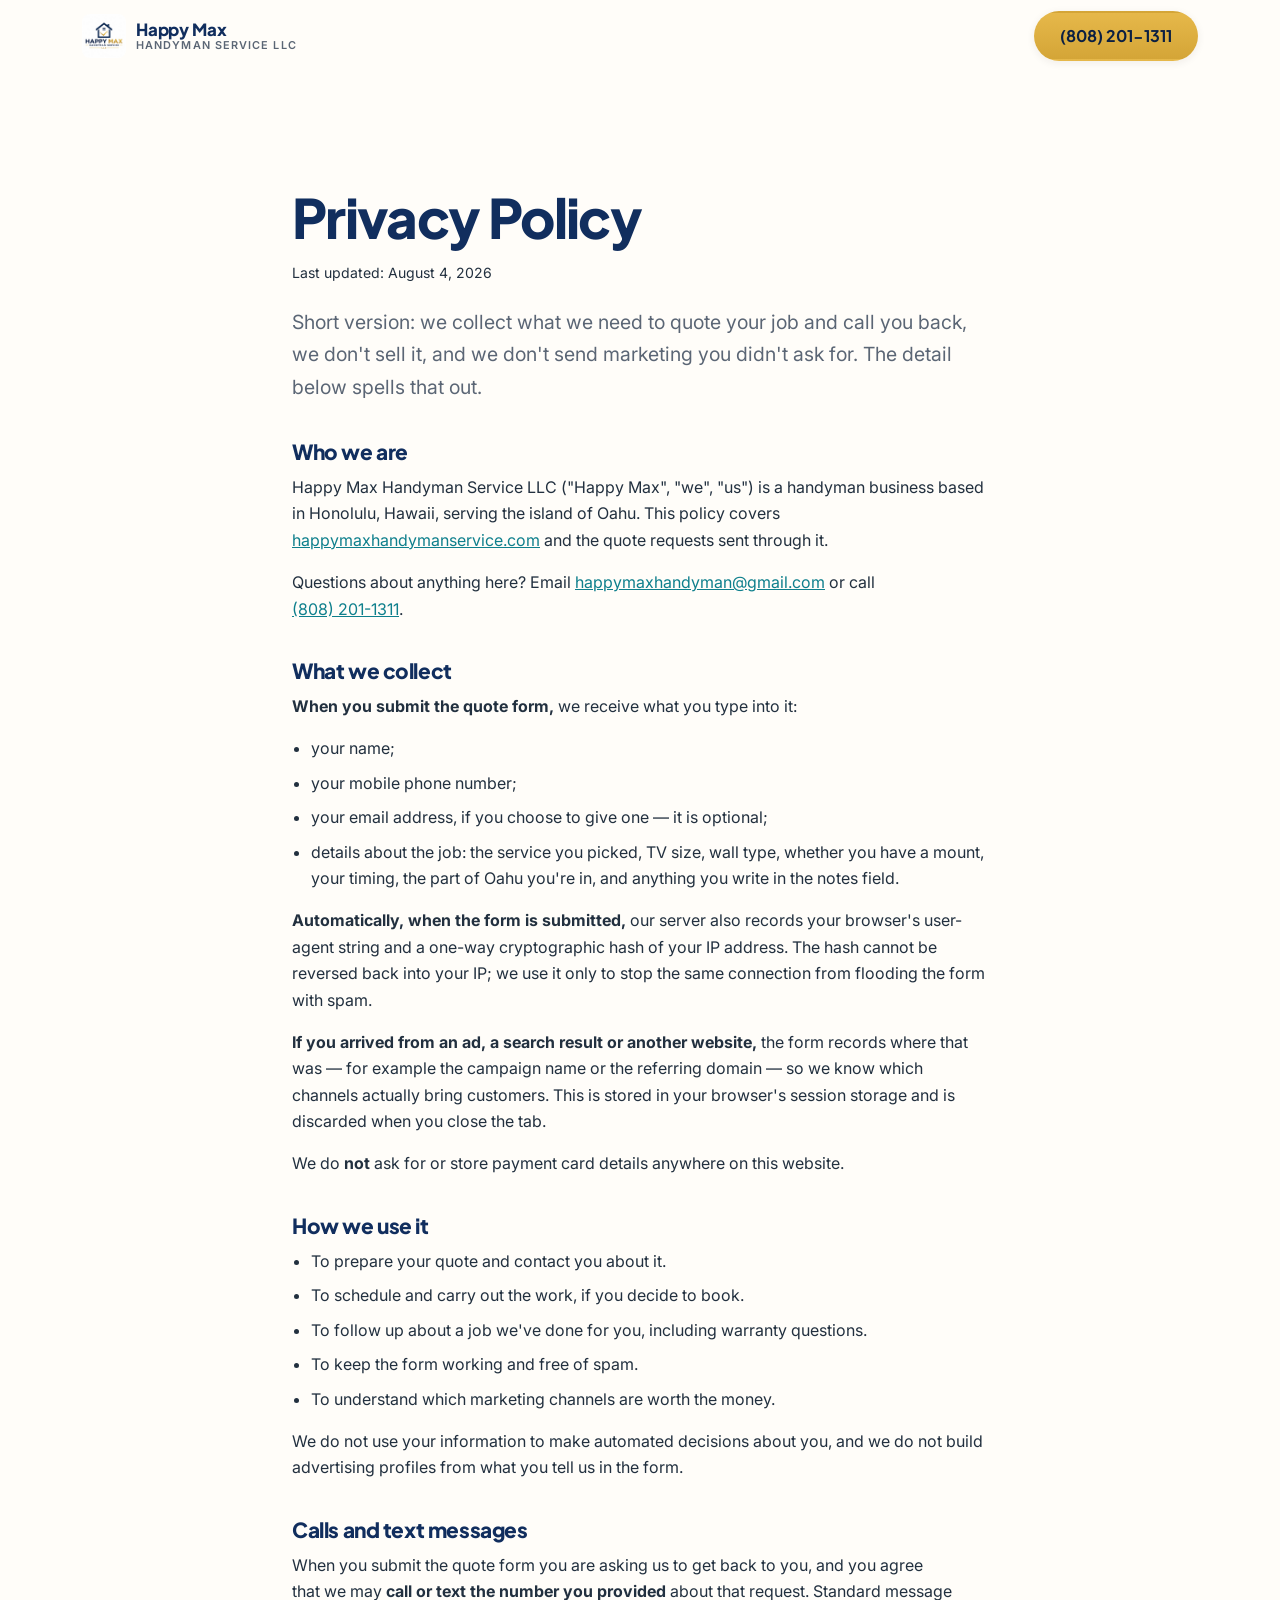
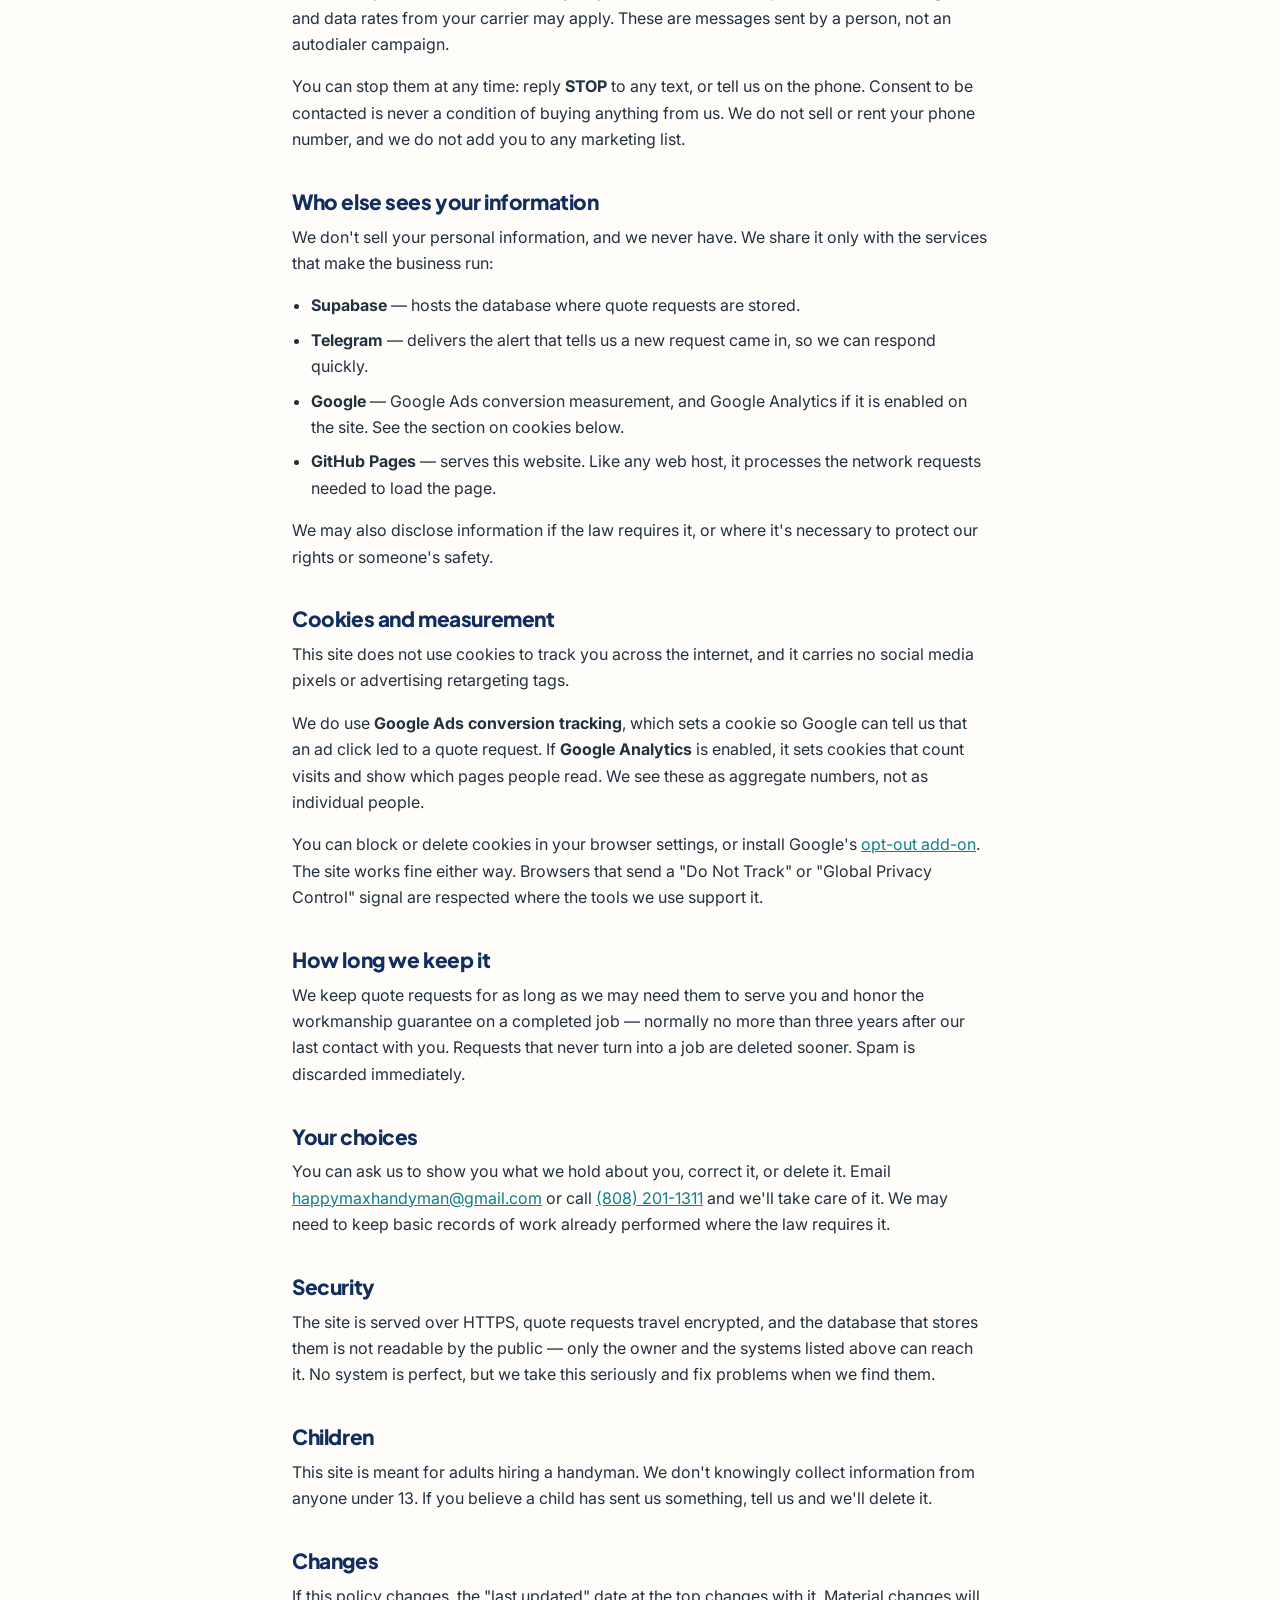
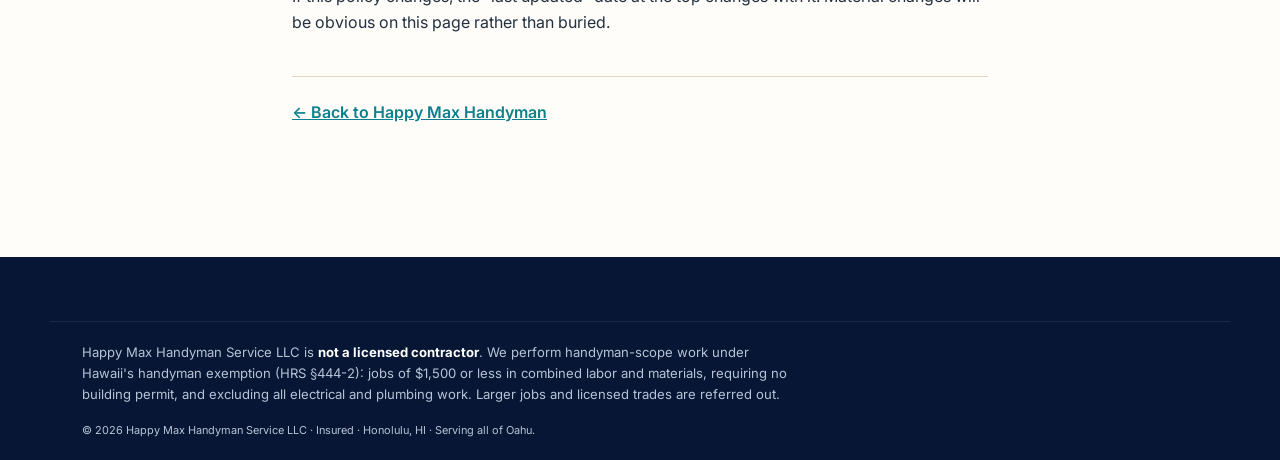
<file: privacy.html>
<!doctype html>
<html lang="en">
<head>
  <meta charset="utf-8">
  <meta name="viewport" content="width=device-width, initial-scale=1">
  <title>Privacy Policy | Happy Max Handyman Service LLC</title>
  <meta name="description" content="How Happy Max Handyman Service LLC collects, uses and protects the information you send through happymaxhandymanservice.com.">
  <meta name="theme-color" content="#0b1f42">
  <meta name="robots" content="index, follow">
  <link rel="canonical" href="https://happymaxhandymanservice.com/privacy.html">
  <link rel="icon" href="assets/icon-192.png" sizes="192x192">
  <link rel="apple-touch-icon" href="assets/icon-192.png">

  <link rel="preconnect" href="https://fonts.googleapis.com">
  <link rel="preconnect" href="https://fonts.gstatic.com" crossorigin>
  <link href="https://fonts.googleapis.com/css2?family=Inter:wght@400;500;600;700&family=Plus+Jakarta+Sans:wght@600;700;800&display=swap" rel="stylesheet">
  <link rel="stylesheet" href="css/style.css?v=20260812">
</head>
<body>

<a href="#main" class="skip-link">Skip to main content</a>

<header class="site-header">
  <div class="container header-inner">
    <a href="index.html" class="brand" aria-label="Happy Max Handyman Service LLC — home">
      <img src="assets/icon-192.png" alt="" width="44" height="44">
      <span class="brand-text">
        <strong>Happy Max</strong>
        <small>Handyman Service LLC</small>
      </span>
    </a>
    <a href="tel:+18082011311" class="btn btn-gold header-cta">(808) 201-1311</a>
  </div>
</header>

<main id="main" class="section legal-page">
  <div class="container legal-inner">
    <h1>Privacy Policy</h1>
    <p class="legal-meta">Last updated: <time datetime="2026-08-04">August 4, 2026</time></p>

    <p class="lede">Short version: we collect what we need to quote your job and call you back, we
      don't sell it, and we don't send marketing you didn't ask for. The detail below spells that out.</p>

    <h2>Who we are</h2>
    <p>Happy Max Handyman Service LLC ("Happy Max", "we", "us") is a handyman business based in
      Honolulu, Hawaii, serving the island of Oahu. This policy covers
      <a href="https://happymaxhandymanservice.com/">happymaxhandymanservice.com</a> and the quote
      requests sent through it.</p>
    <p>Questions about anything here? Email
      <a href="mailto:happymaxhandyman@gmail.com">happymaxhandyman@gmail.com</a> or call
      <a href="tel:+18082011311">(808)&nbsp;201-1311</a>.</p>

    <h2>What we collect</h2>
    <p><strong>When you submit the quote form,</strong> we receive what you type into it:</p>
    <ul class="legal-list">
      <li>your name;</li>
      <li>your mobile phone number;</li>
      <li>your email address, if you choose to give one — it is optional;</li>
      <li>details about the job: the service you picked, TV size, wall type, whether you have a
        mount, your timing, the part of Oahu you're in, and anything you write in the notes field.</li>
    </ul>
    <p><strong>Automatically, when the form is submitted,</strong> our server also records your
      browser's user-agent string and a one-way cryptographic hash of your IP address. The hash
      cannot be reversed back into your IP; we use it only to stop the same connection from
      flooding the form with spam.</p>
    <p><strong>If you arrived from an ad, a search result or another website,</strong> the form
      records where that was — for example the campaign name or the referring domain — so we know
      which channels actually bring customers. This is stored in your browser's session storage and
      is discarded when you close the tab.</p>
    <p>We do <strong>not</strong> ask for or store payment card details anywhere on this website.</p>

    <h2>How we use it</h2>
    <ul class="legal-list">
      <li>To prepare your quote and contact you about it.</li>
      <li>To schedule and carry out the work, if you decide to book.</li>
      <li>To follow up about a job we've done for you, including warranty questions.</li>
      <li>To keep the form working and free of spam.</li>
      <li>To understand which marketing channels are worth the money.</li>
    </ul>
    <p>We do not use your information to make automated decisions about you, and we do not build
      advertising profiles from what you tell us in the form.</p>

    <h2>Calls and text messages</h2>
    <p>When you submit the quote form you are asking us to get back to you, and you agree that we
      may <strong>call or text the number you provided</strong> about that request. Standard message
      and data rates from your carrier may apply. These are messages sent by a person, not an
      autodialer campaign.</p>
    <p>You can stop them at any time: reply <strong>STOP</strong> to any text, or tell us on the
      phone. Consent to be contacted is never a condition of buying anything from us. We do not sell
      or rent your phone number, and we do not add you to any marketing list.</p>

    <h2>Who else sees your information</h2>
    <p>We don't sell your personal information, and we never have. We share it only with the
      services that make the business run:</p>
    <ul class="legal-list">
      <li><strong>Supabase</strong> — hosts the database where quote requests are stored.</li>
      <li><strong>Telegram</strong> — delivers the alert that tells us a new request came in, so we
        can respond quickly.</li>
      <li><strong>Google</strong> — Google Ads conversion measurement, and Google Analytics if it is
        enabled on the site. See the section on cookies below.</li>
      <li><strong>GitHub Pages</strong> — serves this website. Like any web host, it processes the
        network requests needed to load the page.</li>
    </ul>
    <p>We may also disclose information if the law requires it, or where it's necessary to protect
      our rights or someone's safety.</p>

    <h2>Cookies and measurement</h2>
    <p>This site does not use cookies to track you across the internet, and it carries no social
      media pixels or advertising retargeting tags.</p>
    <p>We do use <strong>Google Ads conversion tracking</strong>, which sets a cookie so Google can
      tell us that an ad click led to a quote request. If <strong>Google Analytics</strong> is
      enabled, it sets cookies that count visits and show which pages people read. We see these as
      aggregate numbers, not as individual people.</p>
    <p>You can block or delete cookies in your browser settings, or install Google's
      <a href="https://tools.google.com/dlpage/gaoptout" target="_blank" rel="noopener">opt-out
      add-on</a>. The site works fine either way. Browsers that send a "Do Not Track" or "Global
      Privacy Control" signal are respected where the tools we use support it.</p>

    <h2>How long we keep it</h2>
    <p>We keep quote requests for as long as we may need them to serve you and honor the workmanship
      guarantee on a completed job — normally no more than three years after our last contact with
      you. Requests that never turn into a job are deleted sooner. Spam is discarded immediately.</p>

    <h2>Your choices</h2>
    <p>You can ask us to show you what we hold about you, correct it, or delete it. Email
      <a href="mailto:happymaxhandyman@gmail.com">happymaxhandyman@gmail.com</a> or call
      <a href="tel:+18082011311">(808)&nbsp;201-1311</a> and we'll take care of it. We may need to
      keep basic records of work already performed where the law requires it.</p>

    <h2>Security</h2>
    <p>The site is served over HTTPS, quote requests travel encrypted, and the database that stores
      them is not readable by the public — only the owner and the systems listed above can reach it.
      No system is perfect, but we take this seriously and fix problems when we find them.</p>

    <h2>Children</h2>
    <p>This site is meant for adults hiring a handyman. We don't knowingly collect information from
      anyone under 13. If you believe a child has sent us something, tell us and we'll delete it.</p>

    <h2>Changes</h2>
    <p>If this policy changes, the "last updated" date at the top changes with it. Material changes
      will be obvious on this page rather than buried.</p>

    <p class="legal-back"><a href="index.html">← Back to Happy Max Handyman</a></p>
  </div>
</main>

<footer class="site-footer">
  <div class="container footer-bottom">
    <p class="footer-legal">Happy Max Handyman Service LLC is <strong>not a licensed
      contractor</strong>. We perform handyman-scope work under Hawaii's handyman exemption
      (HRS&nbsp;§444-2): jobs of $1,500 or less in combined labor and materials, requiring no
      building permit, and excluding all electrical and plumbing work. Larger jobs and licensed
      trades are referred out.</p>
    <small>&copy; <span id="year">2026</span> Happy Max Handyman Service LLC · Insured ·
      Honolulu, HI · Serving all of Oahu.</small>
  </div>
</footer>

<script>
  document.getElementById("year").textContent = new Date().getFullYear();
</script>

</body>
</html>
</file>
<file: css/style.css>
/* ============================================================
   Happy Max Handyman — styles v2 "Funnel Rebuild"
   Mobile-first. Design tokens at top, then components, then
   layout per-section in page order.
   ============================================================ */

:root {
  /* color — "Hawaii trade dusk": navy+gold brand, warm neutrals */
  --ink: #0b1f42;         /* deep navy — dark surfaces */
  --navy: #112e5e;        /* brand: headings, buttons, borders */
  --navy-2: #1a3a6e;
  --navy-soft: #e8edf6;
  --gold: #d4a537;        /* fills, badges, lines — never body text */
  --gold-hot: #e6b84a;    /* hover */
  --gold-text: #8a6a1c;   /* AA-safe gold for text on light */
  --gold-soft: #f3e7c4;
  --sand: #faf6ee;
  --sand-2: #f3ecdd;
  --kraft: #e3d8bf;
  --paper: #fffdf9;       /* body bg */
  --teal: #0e7f8c;        /* micro-accent: links, focus rings */
  --slate: #22303f;
  --muted: #5b6675;
  --on-dark-muted: #b7c3d6;

  /* type */
  --ff-display: "Plus Jakarta Sans", system-ui, -apple-system, "Segoe UI", sans-serif;
  --ff-body: "Inter", system-ui, -apple-system, "Segoe UI", sans-serif;

  /* radii / shadows */
  --r-sm: 6px;
  --r-md: 12px;
  --r-lg: 18px;
  --r-pill: 999px;
  --shadow-sm: 0 2px 8px rgba(43, 32, 8, .07);
  --shadow-md: 0 6px 24px rgba(43, 32, 8, .10);
  --shadow-lg: 0 18px 56px rgba(23, 26, 43, .16), 0 6px 20px rgba(43, 32, 8, .08);

  /* layout */
  --container: 1180px;
  --header-h: 72px;
}

*, *::before, *::after { box-sizing: border-box; }

/* author display rules (.btn, flex containers…) must never resurrect
   elements the markup/JS hides via the hidden attribute */
[hidden] { display: none !important; }

/* visually hidden, available to screen readers (quiz live regions) */
.sr-only {
  position: absolute;
  width: 1px;
  height: 1px;
  padding: 0;
  margin: -1px;
  overflow: hidden;
  clip: rect(0 0 0 0);
  white-space: nowrap;
  border: 0;
}

html {
  scroll-behavior: smooth;
  -webkit-text-size-adjust: 100%;
}

body {
  margin: 0;
  font-family: var(--ff-body);
  font-size: 16px;
  line-height: 1.65;
  color: var(--slate);
  background: var(--paper);
  -webkit-font-smoothing: antialiased;
  text-rendering: optimizeLegibility;
}

img, svg { display: block; max-width: 100%; }

h1, h2, h3, h4 {
  font-family: var(--ff-display);
  color: var(--navy);
  margin: 0 0 .5em;
  line-height: 1.12;
  letter-spacing: -0.02em;
  text-wrap: balance;
}

h1 { font-size: clamp(2.05rem, 3.6vw + 1rem, 3.4rem); font-weight: 800; line-height: 1.08; letter-spacing: -0.03em; }
h2 { font-size: clamp(1.75rem, 2.4vw + .8rem, 2.75rem); font-weight: 800; }
h3 { font-size: 1.22rem; font-weight: 700; }
h4 { font-size: .95rem; font-weight: 700; text-transform: uppercase; letter-spacing: .06em; }

p { margin: 0 0 1em; text-wrap: pretty; }

a { color: var(--teal); }

.container {
  width: 100%;
  max-width: var(--container);
  margin-inline: auto;
  padding-inline: clamp(18px, 4vw, 32px);
}

.section { padding-block: clamp(64px, 9vw, 116px); }

.lede {
  font-size: clamp(1.05rem, 1.2vw + .9rem, 1.22rem);
  color: var(--muted);
  max-width: 62ch;
}

.small-note { font-size: .9rem; color: var(--muted); }

/* numbers & prices align */
.price-chip, .g-stat strong, .pricing-rows, .step-number { font-variant-numeric: tabular-nums; }

/* ---------- skip link ---------- */
.skip-link {
  position: absolute;
  left: -9999px;
  top: 0;
  background: var(--navy);
  color: #fff;
  padding: 10px 18px;
  border-radius: 0 0 var(--r-md) 0;
  z-index: 100;
}
.skip-link:focus { left: 0; }

/* ---------- focus ---------- */
:focus-visible {
  outline: 3px solid var(--teal);
  outline-offset: 2px;
  border-radius: 4px;
}

/* ============================================================
   Signature element: the laser-level line
   ============================================================ */

.kicker {
  display: inline-flex;
  align-items: center;
  gap: 10px;
  font-size: .8rem;
  font-weight: 700;
  text-transform: uppercase;
  letter-spacing: .14em;
  color: var(--gold-text);
  margin-bottom: 14px;
}

.kicker-on-dark { color: var(--gold-hot); }

.level-line {
  position: relative;
  width: 26px;
  height: 10px;
  border-radius: var(--r-pill);
  background: var(--kraft);
  flex: none;
}
.level-bubble {
  position: absolute;
  top: 2px;
  left: calc(50% - 3px);
  width: 6px;
  height: 6px;
  border-radius: 50%;
  background: var(--gold);
}
@media (prefers-reduced-motion: no-preference) {
  .in-view .level-bubble { animation: level-settle .9s ease-out both; }
}
@keyframes level-settle {
  from { left: 3px; }
  to   { left: calc(50% - 3px); }
}

/* H1 underline: gold laser line under the key phrase */
.level-word {
  position: relative;
  white-space: nowrap;
}
.level-word::after {
  content: "";
  position: absolute;
  left: 0;
  right: 0;
  bottom: -.08em;
  height: 3px;
  border-radius: 2px;
  background: linear-gradient(90deg, transparent 0%, var(--gold) 14%, var(--gold-hot) 50%, var(--gold) 86%, transparent 100%);
}

/* measuring-tape rule above selected sections */
.how-it-works > .container,
.service-area > .container {
  position: relative;
}
.how-it-works > .container::before,
.service-area > .container::before {
  content: "";
  position: absolute;
  top: calc(-1 * clamp(32px, 4.5vw, 58px));
  left: clamp(18px, 4vw, 32px);
  right: clamp(18px, 4vw, 32px);
  height: 7px;
  background:
    repeating-linear-gradient(90deg,
      var(--gold) 0, var(--gold) 1px, transparent 1px, transparent 24px),
    linear-gradient(var(--kraft), var(--kraft)) bottom / 100% 1px no-repeat;
  opacity: .55;
}

/* ============================================================
   Buttons
   ============================================================ */

.btn {
  display: inline-flex;
  align-items: center;
  justify-content: center;
  gap: 9px;
  font-family: var(--ff-display);
  font-weight: 700;
  font-size: 1rem;
  line-height: 1.2;
  padding: 13px 24px;
  min-height: 48px;
  border-radius: var(--r-pill);
  border: 2px solid transparent;
  text-decoration: none;
  cursor: pointer;
  transition: filter .15s ease, transform .1s ease, background-color .15s ease, border-color .15s ease;
}
.btn:hover { filter: brightness(1.05); }
.btn:active { transform: scale(.97); }

.btn-gold {
  background: linear-gradient(180deg, var(--gold-hot), var(--gold));
  color: var(--ink);
  box-shadow: var(--shadow-sm);
}
.btn-navy {
  background: var(--navy);
  color: #fff;
}
.btn-outline {
  background: transparent;
  color: var(--navy);
  border-color: var(--navy);
}
.btn-lg { font-size: 1.05rem; padding: 15px 28px; min-height: 54px; }
.btn-block { width: 100%; }

/* ============================================================
   Header
   ============================================================ */

.site-header {
  position: sticky;
  top: 0;
  z-index: 50;
  background: rgba(255, 253, 249, .92);
  backdrop-filter: blur(10px);
  -webkit-backdrop-filter: blur(10px);
  border-bottom: 1px solid transparent;
  transition: border-color .2s ease, box-shadow .2s ease;
}
.site-header.scrolled {
  border-bottom-color: var(--kraft);
  box-shadow: var(--shadow-sm);
}

.header-inner {
  display: flex;
  align-items: center;
  gap: 18px;
  min-height: var(--header-h);
}

.brand {
  display: flex;
  align-items: center;
  gap: 10px;
  text-decoration: none;
  margin-right: auto;
}
.brand img { border-radius: 8px; }
.brand-text { display: flex; flex-direction: column; line-height: 1.15; }
.brand-text strong {
  font-family: var(--ff-display);
  font-weight: 800;
  color: var(--navy);
  font-size: 1.05rem;
  letter-spacing: -0.01em;
}
.brand-text small {
  font-size: .68rem;
  font-weight: 600;
  color: var(--muted);
  text-transform: uppercase;
  letter-spacing: .1em;
}

.primary-nav { display: none; }

.header-cta { display: none; }

.menu-toggle {
  display: inline-flex;
  flex-direction: column;
  justify-content: center;
  gap: 5px;
  width: 48px;
  height: 48px;
  padding: 12px;
  background: none;
  border: 1px solid var(--kraft);
  border-radius: var(--r-md);
  cursor: pointer;
}
.menu-toggle span {
  display: block;
  height: 2px;
  border-radius: 2px;
  background: var(--navy);
  transition: transform .2s ease, opacity .2s ease;
}
.menu-toggle[aria-expanded="true"] span:nth-child(1) { transform: translateY(7px) rotate(45deg); }
.menu-toggle[aria-expanded="true"] span:nth-child(2) { opacity: 0; }
.menu-toggle[aria-expanded="true"] span:nth-child(3) { transform: translateY(-7px) rotate(-45deg); }

.mobile-menu {
  position: fixed;
  inset: var(--header-h) 0 0 0;
  z-index: 65; /* above the sticky dock (60) */
  background: var(--paper);
  padding: 28px clamp(18px, 4vw, 32px);
  display: flex;
  flex-direction: column;
  gap: 24px;
  overflow-y: auto;
}
.mobile-menu nav { display: flex; flex-direction: column; }
.mobile-menu nav a {
  font-family: var(--ff-display);
  font-size: 1.3rem;
  font-weight: 700;
  color: var(--navy);
  text-decoration: none;
  padding: 14px 4px;
  border-bottom: 1px solid var(--sand-2);
}
.mobile-menu-cta { display: flex; flex-direction: column; gap: 12px; }

@media (min-width: 980px) {
  .menu-toggle, .mobile-menu { display: none; }
  .primary-nav { display: flex; gap: 26px; }
  .primary-nav a {
    position: relative;
    font-weight: 600;
    font-size: .95rem;
    color: var(--slate);
    text-decoration: none;
    padding: 6px 2px;
  }
  .primary-nav a::after {
    content: "";
    position: absolute;
    left: 0;
    bottom: 0;
    height: 2px;
    width: 100%;
    border-radius: 2px;
    background: var(--gold);
    transform: scaleX(0);
    transform-origin: left;
    transition: transform .25s ease;
  }
  .primary-nav a:hover::after { transform: scaleX(1); }
  .header-cta { display: inline-flex; }
}

/* ============================================================
   Hero
   ============================================================ */

.hero {
  position: relative;
  padding-block: clamp(44px, 6vw, 96px);
  background:
    radial-gradient(1100px 520px at 88% -10%, rgba(212, 165, 55, .14), transparent 62%),
    radial-gradient(900px 460px at -12% 110%, rgba(17, 46, 94, .07), transparent 60%),
    var(--paper);
  overflow: hidden;
}

.hero-grid {
  display: grid;
  gap: clamp(28px, 4vw, 56px);
  align-items: start;
}
@media (min-width: 980px) {
  .hero-grid { grid-template-columns: minmax(0, 1.15fr) minmax(0, .85fr); }
}

.hero h1 { margin-bottom: .45em; max-width: 19ch; }
.hero .lede { margin-bottom: 1.2em; }

.open-pill {
  display: inline-flex;
  align-items: center;
  gap: 9px;
  font-size: .88rem;
  font-weight: 600;
  color: var(--slate);
  background: #fff;
  border: 1px solid var(--kraft);
  border-radius: var(--r-pill);
  padding: 7px 14px;
  margin: 0 0 1.4em;
  box-shadow: var(--shadow-sm);
}
.open-dot {
  width: 9px;
  height: 9px;
  border-radius: 50%;
  background: #1a9a52;
  flex: none;
}
.open-pill.is-closed .open-dot { background: #d98a1f; }

.hero-ctas {
  display: flex;
  flex-wrap: wrap;
  gap: 12px;
}
.cta-subline {
  font-size: .88rem;
  color: var(--muted);
  margin: 10px 0 0;
}

.trust-row {
  list-style: none;
  display: flex;
  flex-wrap: wrap;
  gap: 8px;
  padding: 0;
  margin: 26px 0 0;
}
.trust-row li {
  font-size: .8rem;
  font-weight: 600;
  color: var(--navy);
  background: var(--sand);
  border: 1px solid var(--kraft);
  border-radius: var(--r-pill);
  padding: 7px 13px;
  display: inline-flex;
  align-items: center;
  gap: 6px;
}
.trust-row li::before {
  content: "";
  width: 6px;
  height: 6px;
  border-radius: 50%;
  background: var(--gold);
  flex: none;
}

/* ============================================================
   Quiz card (both instances)
   ============================================================ */

.quiz-card {
  background: #fff;
  color: var(--slate); /* don't inherit the on-dark text color in #contact */
  border: 1px solid var(--kraft);
  border-radius: var(--r-lg);
  box-shadow: var(--shadow-lg);
  padding: clamp(20px, 2.6vw, 30px);
  position: relative;
  overflow: hidden;
  /* steps 3 and 4 are taller than a phone screen, so anything scrolling
     the card into view has to stop below the sticky header, not centre it */
  scroll-margin-top: calc(var(--header-h) + 12px);
}
.quiz-card::before {
  content: "";
  position: absolute;
  top: 0;
  left: 0;
  right: 0;
  height: 4px;
  background: linear-gradient(90deg, var(--gold), var(--gold-hot), var(--gold));
}

.quiz-head { margin-bottom: 16px; }
.quiz-title {
  font-family: var(--ff-display);
  font-weight: 800;
  font-size: 1.3rem;
  color: var(--navy);
  margin: 0 0 4px;
  letter-spacing: -0.01em;
}
.quiz-sub {
  font-size: .85rem;
  color: var(--muted);
  margin: 0 0 14px;
}

.quiz-progress { margin-bottom: 4px; }
.quiz-progress-track {
  height: 6px;
  background: var(--sand-2);
  border-radius: var(--r-pill);
  overflow: hidden;
}
.quiz-progress-fill {
  height: 100%;
  width: 25%;
  border-radius: var(--r-pill);
  background: linear-gradient(90deg, var(--gold), var(--gold-hot));
  transition: width .35s ease;
}
.quiz-progress-label {
  display: block;
  font-size: .78rem;
  font-weight: 600;
  color: var(--muted);
  margin-top: 7px;
}

/* A form prompt, not a document heading — it used to be an <h4>, which
   put an h1→h4 jump in the hero and tripped heading-order checks. These
   four properties were inherited from the old h4 rules and are restated
   here so the switch to <p> changes nothing visually. */
.quiz-step-title {
  font-family: var(--ff-display);
  font-weight: 700;
  font-size: 1.08rem;
  line-height: 1.12;
  color: var(--navy);
  margin: 14px 0 4px;
  text-transform: uppercase;
  letter-spacing: .06em;
  text-wrap: balance;
}
.quiz-microcopy {
  font-size: .85rem;
  color: var(--muted);
  margin: 0 0 12px;
}

.chip-grid {
  display: grid;
  grid-template-columns: repeat(2, minmax(0, 1fr));
  gap: 9px;
  margin-bottom: 4px;
}
.chip {
  position: relative;
  display: flex;
  align-items: center;
  justify-content: center;
  text-align: center;
  gap: 8px;
  min-height: 52px;
  padding: 10px 12px;
  font-family: var(--ff-body);
  font-weight: 600;
  font-size: .92rem;
  color: var(--navy);
  background: var(--sand);
  border: 1.5px solid var(--kraft);
  border-radius: var(--r-md);
  cursor: pointer;
  transition: border-color .15s ease, background-color .15s ease, transform .1s ease;
}
.chip:hover { border-color: var(--navy); }
.chip:active { transform: scale(.97); }
.chip[aria-pressed="true"] {
  background: var(--navy);
  border-color: var(--navy);
  color: #fff;
}
.chip-tag {
  position: absolute;
  top: -9px;
  right: 8px;
  font-size: .62rem;
  font-weight: 700;
  text-transform: uppercase;
  letter-spacing: .08em;
  color: var(--ink);
  background: linear-gradient(180deg, var(--gold-hot), var(--gold));
  padding: 2px 8px;
  border-radius: var(--r-pill);
}
.chip-wide { grid-column: 1 / -1; }

.chip-row-label {
  font-size: .85rem;
  font-weight: 600;
  color: var(--slate);
  margin: 12px 0 8px;
}

/* ---------- day strip + arrival windows (booking services) ----------
   A horizontal strip rather than a month grid: inside a quiz card on a
   phone, seven narrow columns of numbers are unreadable, and a handyman
   booked days out doesn't need a date three months away. */

.daystrip {
  display: flex;
  align-items: center;
  gap: 6px;
}
.daystrip-scroll {
  display: flex;
  gap: 8px;
  overflow-x: auto;
  overscroll-behavior-x: contain;   /* don't let a flick page-swipe iOS */
  scroll-snap-type: x proximity;
  scroll-padding-inline: 2px;
  padding: 3px 2px 10px;
  -webkit-overflow-scrolling: touch;
  scrollbar-width: thin;
  scrollbar-color: var(--kraft) transparent;
}
.daystrip-scroll::-webkit-scrollbar { height: 5px; }
.daystrip-scroll::-webkit-scrollbar-track { background: transparent; }
.daystrip-scroll::-webkit-scrollbar-thumb {
  background: var(--kraft);
  border-radius: var(--r-pill);
}

.day-card {
  flex: 0 0 auto;
  scroll-snap-align: start;
  display: flex;
  flex-direction: column;
  align-items: center;
  justify-content: center;
  gap: 1px;
  width: 74px;
  min-height: 78px;
  padding: 8px 4px;
  font-family: var(--ff-body);
  color: var(--navy);
  background: var(--sand);
  border: 1.5px solid var(--kraft);
  border-radius: var(--r-md);
  cursor: pointer;
  transition: border-color .15s ease, background-color .15s ease, transform .1s ease;
}
.day-card:hover { border-color: var(--navy); }
.day-card:active { transform: scale(.97); }
.day-dow {
  font-size: .68rem;
  font-weight: 700;
  text-transform: uppercase;
  letter-spacing: .07em;
  color: var(--muted);
}
.day-num {
  font-family: var(--ff-display);
  font-weight: 800;
  font-size: 1.4rem;
  line-height: 1.05;
  font-variant-numeric: tabular-nums;
}
.day-mon { font-size: .7rem; font-weight: 600; color: var(--muted); }
.day-card.is-today .day-dow { color: var(--gold-text); }
.day-card[aria-pressed="true"] {
  background: var(--navy);
  border-color: var(--navy);
  color: #fff;
}
.day-card[aria-pressed="true"] .day-dow,
.day-card[aria-pressed="true"] .day-mon { color: var(--gold); }

/* Mouse affordance only: touch swipes, and Tab already scrolls the strip
   to whatever it focuses. Hidden until there's a pointer worth serving. */
.daystrip-arrow {
  display: none;
  flex: 0 0 auto;
  width: 30px;
  height: 30px;
  align-items: center;
  justify-content: center;
  padding: 0 0 3px;
  font: 700 1.25rem/1 var(--ff-body);
  color: var(--navy);
  background: #fff;
  border: 1.5px solid var(--kraft);
  border-radius: 50%;
  cursor: pointer;
}
.daystrip-arrow:hover:not(:disabled) { border-color: var(--navy); }
.daystrip-arrow:disabled { opacity: .28; cursor: default; }
@media (min-width: 980px) and (pointer: fine) {
  .daystrip-arrow { display: flex; }
}

/* how many times are still free that day */
.day-left {
  margin-top: 2px;
  font-size: .62rem;
  font-weight: 700;
  letter-spacing: .02em;
  color: var(--gold-text);
  font-variant-numeric: tabular-nums;
}
.day-left.is-scarce { color: #a8431c; }
.day-card[aria-pressed="true"] .day-left,
.day-card[aria-pressed="true"] .day-left.is-scarce { color: var(--gold); }

/* ---------- start-time grid ---------- */
.slot-grid {
  display: grid;
  grid-template-columns: repeat(3, minmax(0, 1fr));
  gap: 8px;
  margin-bottom: 10px;
}
.slot {
  position: relative;
  display: flex;
  flex-direction: column;
  align-items: center;
  justify-content: center;
  gap: 1px;
  min-height: 50px;
  padding: 8px 4px;
  font-family: var(--ff-body);
  font-weight: 600;
  font-size: .95rem;
  font-variant-numeric: tabular-nums;
  color: var(--navy);
  background: var(--sand);
  border: 1.5px solid var(--kraft);
  border-radius: var(--r-md);
  cursor: pointer;
  transition: border-color .15s ease, background-color .15s ease, transform .1s ease;
}
.slot:hover:not(:disabled) { border-color: var(--navy); }
.slot:active:not(:disabled) { transform: scale(.97); }
.slot[aria-pressed="true"] {
  background: var(--navy);
  border-color: var(--navy);
  color: #fff;
}
/* Booked times stay visible rather than vanishing: a grid that silently
   loses cells reads as broken, and seeing the day fill up is honest
   pressure. Kept above 3:1 contrast so the label is still readable. */
.slot.is-closed {
  cursor: not-allowed;
  background: repeating-linear-gradient(
    -45deg, var(--sand-2), var(--sand-2) 5px, transparent 5px, transparent 10px);
  border-color: var(--sand-2);
  color: #8a8f98;
}
.slot.is-closed .slot-time { text-decoration: line-through; }
.slot-tag {
  font-size: .58rem;
  font-weight: 700;
  text-transform: uppercase;
  letter-spacing: .06em;
  color: #8a8f98;
}
.chip-flexible {
  width: 100%;
  min-height: 46px;
  font-size: .88rem;
}
.slot-checking {
  display: inline-flex;
  align-items: center;
  gap: 6px;
  font-weight: 600;
  color: var(--teal);
}
.slot-checking::before {
  content: "";
  width: 11px;
  height: 11px;
  border: 2px solid rgba(14, 127, 140, .3);
  border-top-color: var(--teal);
  border-radius: 50%;
  animation: spin .7s linear infinite;
}
/* iPhone SE and friends: three 100px columns overflow the card */
@media (max-width: 359px) {
  .slot-grid { grid-template-columns: repeat(2, minmax(0, 1fr)); }
}

/* The one line that keeps a preference from reading as a confirmed
   booking — see js/quiz.js. Do not delete it with the styling. */
.quiz-slot-note {
  font-size: .78rem;
  color: var(--muted);
  margin: 8px 0 0;
}

.quiz-textarea, .quiz-input, .quiz-select {
  width: 100%;
  font: inherit;
  font-size: 16px;               /* prevents iOS zoom */
  color: var(--slate);
  background: #fff;
  border: 1.5px solid var(--kraft);
  border-radius: var(--r-md);
  padding: 13px 14px;
  min-height: 52px;
}
.quiz-textarea { min-height: 96px; resize: vertical; }
.quiz-select {
  appearance: none;
  -webkit-appearance: none;
  padding-right: 40px;
  cursor: pointer;
  background-image: url("data:image/svg+xml,%3Csvg xmlns='http://www.w3.org/2000/svg' viewBox='0 0 24 24' fill='none' stroke='%23112e5e' stroke-width='2.4' stroke-linecap='round' stroke-linejoin='round'%3E%3Cpath d='m6 9 6 6 6-6'/%3E%3C/svg%3E");
  background-repeat: no-repeat;
  background-position: right 14px center;
  background-size: 16px;
}
.quiz-select:focus {
  outline: none;
  border-color: var(--teal);
  box-shadow: 0 0 0 3px rgba(14, 127, 140, .15);
}
.quiz-input[aria-invalid="true"], .quiz-textarea[aria-invalid="true"] { border-color: #c4443a; }
.quiz-input:focus, .quiz-textarea:focus {
  outline: none;
  border-color: var(--teal);
  box-shadow: 0 0 0 3px rgba(14, 127, 140, .15);
}

/* character budget under the free-text box */
.quiz-count {
  font-size: .78rem;
  color: var(--muted);
  margin: 6px 0 0;
  font-variant-numeric: tabular-nums;
}
.quiz-count.is-near { color: #8a4b12; font-weight: 600; }

.quiz-fields { display: flex; flex-direction: column; gap: 12px; margin-bottom: 12px; }
.quiz-field label {
  display: block;
  font-size: .85rem;
  font-weight: 600;
  color: var(--slate);
  margin-bottom: 5px;
}
.quiz-field .optional { color: var(--muted); font-weight: 500; }

.quiz-nav {
  display: flex;
  align-items: center;
  justify-content: space-between;
  gap: 10px;
  margin-top: 14px;
}
.quiz-back {
  background: none;
  border: none;
  font: inherit;
  font-weight: 600;
  font-size: .88rem;
  color: var(--muted);
  cursor: pointer;
  padding: 10px 6px;
  min-height: 44px;
}
.quiz-back:hover { color: var(--navy); }
.quiz-next { margin-left: auto; }

.quiz-under {
  font-size: .8rem;
  color: var(--muted);
  margin: 10px 0 0;
  text-align: center;
}
/* TCPA consent — must be legible, not hidden fine print */
.quiz-consent {
  font-size: .74rem;
  line-height: 1.5;
  color: var(--muted);
  margin: 10px 0 0;
}
.quiz-consent a { color: var(--teal); }
.quiz-note {
  font-size: .85rem;
  color: var(--muted);
  margin: 0 0 10px;
}

/* Sits directly above the button that was just pressed (see js/quiz.js),
   so it takes no room until there is something to say. */
.quiz-status {
  font-size: .9rem;
  font-weight: 600;
  margin-top: 10px;
}
.quiz-status:empty { display: none; }
.quiz-status.is-error { color: #b3352c; }
.quiz-status.is-success { color: #17714a; }

.quiz-submit { width: 100%; position: relative; }
.quiz-submit.is-loading { pointer-events: none; opacity: .75; }
.quiz-submit.is-loading::after {
  content: "";
  width: 16px;
  height: 16px;
  border: 2px solid rgba(11, 31, 66, .3);
  border-top-color: var(--ink);
  border-radius: 50%;
  animation: spin .7s linear infinite;
  margin-left: 6px;
}
@keyframes spin { to { transform: rotate(360deg); } }

/* honeypot — offscreen, not display:none so naive bots still fill it */
.hp {
  position: absolute;
  left: -9999px;
  top: auto;
  width: 1px;
  height: 1px;
  overflow: hidden;
}

/* thank-you panel */
.quiz-thanks h3 {
  font-size: 1.35rem;
  margin-bottom: .4em;
}
.quiz-thanks p { font-size: .95rem; }
.quiz-thanks-actions {
  display: flex;
  flex-direction: column;
  gap: 10px;
  margin-top: 16px;
}
.quiz-restart {
  display: block;
  width: 100%;
  margin-top: 16px;
  padding: 12px 6px;
  min-height: 44px;
  background: none;
  border: none;
  border-top: 1px solid var(--kraft);
  font: inherit;
  font-weight: 600;
  font-size: .88rem;
  color: var(--muted);
  cursor: pointer;
}
.quiz-restart:hover { color: var(--navy); }

.quiz-price-hint,
.quiz-when-hint {
  background: var(--sand);
  border: 1px solid var(--kraft);
  border-radius: var(--r-md);
  padding: 12px 14px;
  font-size: .9rem;
}
/* the requested slot reads back against the gold rail, the price doesn't:
   two identical boxes stacked would flatten into one grey block */
.quiz-when-hint { border-left: 3px solid var(--gold); }

.quiz-noscript p { margin: 0; }

/* ============================================================
   SMS strip
   ============================================================ */

.sms-strip {
  background: var(--navy-soft);
  border-block: 1px solid rgba(17, 46, 94, .08);
  padding-block: clamp(22px, 3vw, 34px);
}
.sms-strip-inner {
  display: flex;
  flex-wrap: wrap;
  align-items: center;
  gap: 18px;
}
.sms-strip-text { flex: 1 1 380px; }
.sms-strip-title {
  font-size: 1.25rem;
  margin-bottom: .25em;
}
.sms-strip-text p { margin: 0; color: var(--muted); font-size: .95rem; max-width: 60ch; }

/* ============================================================
   TV flagship
   ============================================================ */

.tv-flagship { background: var(--sand); }

.tv-grid {
  display: grid;
  gap: clamp(30px, 4vw, 60px);
  align-items: center;
}
@media (min-width: 980px) {
  .tv-grid { grid-template-columns: minmax(0, 1.05fr) minmax(0, .95fr); }
}

.check-list {
  list-style: none;
  padding: 0;
  margin: 0 0 24px;
  display: grid;
  gap: 10px;
}
@media (min-width: 640px) {
  .check-list { grid-template-columns: 1fr 1fr; }
}
.check-list li {
  position: relative;
  padding-left: 30px;
  font-size: .95rem;
}
.check-list li::before {
  content: "";
  position: absolute;
  left: 0;
  top: 2px;
  width: 20px;
  height: 20px;
  border-radius: 50%;
  background: var(--gold-soft) url("data:image/svg+xml,%3Csvg xmlns='http://www.w3.org/2000/svg' viewBox='0 0 24 24' fill='none' stroke='%238a6a1c' stroke-width='3' stroke-linecap='round' stroke-linejoin='round'%3E%3Cpath d='m5 13 4 4 10-10'/%3E%3C/svg%3E") center / 12px no-repeat;
}

/* --- the CSS mounted-TV vignette --- */
.tv-vignette { max-width: 520px; margin-inline: auto; width: 100%; }

.tv-wall {
  position: relative;
  aspect-ratio: 5 / 4;
  background:
    radial-gradient(circle at 30% 20%, rgba(255, 255, 255, .5), transparent 55%),
    var(--sand-2);
  border: 1px solid var(--kraft);
  border-radius: var(--r-lg);
  overflow: hidden;
  box-shadow: var(--shadow-md);
}
.tv-wall::after {
  /* faint baseboard */
  content: "";
  position: absolute;
  left: 0;
  right: 0;
  bottom: 0;
  height: 26px;
  background: rgba(255, 255, 255, .55);
  border-top: 1px solid var(--kraft);
}

.tv-glow {
  position: absolute;
  top: 8%;
  left: 50%;
  transform: translateX(-50%);
  width: 84%;
  height: 58%;
  background: radial-gradient(ellipse at center, rgba(212, 165, 55, .25), transparent 65%);
  filter: blur(6px);
}

.tv-frame {
  position: absolute;
  top: 12%;
  left: 50%;
  transform: translateX(-50%);
  width: 74%;
  background: var(--ink);
  border-radius: 10px;
  padding: 7px;
  box-shadow: 0 14px 34px rgba(11, 31, 66, .35);
}
.tv-screen {
  position: relative;
  aspect-ratio: 16 / 9;
  border-radius: 5px;
  overflow: hidden;
  background:
    radial-gradient(120% 90% at 50% 108%, rgba(212, 165, 55, .5), transparent 55%),
    linear-gradient(180deg, #10294f 0%, #0b1f42 60%, #1d2f55 100%);
  display: flex;
  align-items: center;
  justify-content: center;
  padding: 10px 14px;
}
.tv-skyline {
  position: absolute;
  left: 0;
  right: 0;
  bottom: 0;
  width: 100%;
  height: 44%;
  color: rgba(255, 255, 255, .09);
}
.tv-screen-line {
  position: relative;
  margin: 0;
  color: var(--gold-soft);
  font-family: var(--ff-display);
  font-weight: 700;
  font-size: clamp(.72rem, 1.4vw, .88rem);
  text-align: center;
  letter-spacing: .02em;
  text-wrap: balance;
}
.tv-soundbar {
  width: 52%;
  height: 8px;
  margin: 9px auto 2px;
  border-radius: var(--r-pill);
  background: var(--ink);
  opacity: .92;
}

.tv-cable {
  position: absolute;
  top: 58%;
  left: 50%;
  transform: translateX(-50%);
  width: 34px;
  height: 34%;
  color: var(--gold);
  opacity: .85;
}
@media (prefers-reduced-motion: no-preference) {
  .in-view .tv-cable { animation: cable-drop 1.2s ease-out .3s both; }
}
@keyframes cable-drop {
  from { clip-path: inset(0 0 100% 0); }
  to   { clip-path: inset(0 0 0 0); }
}

.tv-outlet {
  position: absolute;
  bottom: 34px;
  left: 50%;
  transform: translateX(-50%);
  width: 22px;
  height: 30px;
  background: #fff;
  border: 1px solid var(--kraft);
  border-radius: 4px;
}
.tv-outlet::before, .tv-outlet::after {
  content: "";
  position: absolute;
  left: 50%;
  transform: translateX(-50%);
  width: 3px;
  height: 7px;
  border-radius: 2px;
  background: var(--navy-soft);
}
.tv-outlet::before { top: 5px; }
.tv-outlet::after { bottom: 5px; }

.tv-caption {
  text-align: center;
  font-size: .85rem;
  font-weight: 600;
  color: var(--muted);
  margin: 12px 0 0;
}

/* ============================================================
   Services grid — workbench cards
   ============================================================ */

.services { background: var(--sand); padding-top: 0; }

.section-head { max-width: 720px; margin-bottom: clamp(30px, 4vw, 48px); }
.section-head p { color: var(--muted); }

.card-grid {
  display: grid;
  gap: 16px;
  grid-template-columns: 1fr;
}
@media (min-width: 640px) { .card-grid { grid-template-columns: 1fr 1fr; } }
@media (min-width: 980px) { .card-grid { grid-template-columns: repeat(3, 1fr); } }

/* The "what's included" grid holds four cards since TV mounting became
   the only service (Aug 2026). Column counts are pinned rather than
   auto-fit: four cards against three tracks leaves one stranded on its
   own row, which reads as a mistake. 2×2 until the container is wide
   enough for a genuine single row of four. */
@media (min-width: 980px) {
  .services .card-grid { grid-template-columns: repeat(2, minmax(0, 1fr)); }
}
@media (min-width: 1180px) {
  .services .card-grid { grid-template-columns: repeat(4, minmax(0, 1fr)); }
}

.card {
  display: flex;
  flex-direction: column;
  background: var(--paper);
  border: 1px solid var(--kraft);
  border-bottom: 3px solid var(--gold);
  border-radius: var(--r-lg);
  padding: 24px 22px 18px;
  transition: transform .18s ease, box-shadow .18s ease;
}
.card:hover {
  transform: translateY(-3px);
  box-shadow: var(--shadow-md);
}
.card-icon {
  display: inline-flex;
  align-items: center;
  justify-content: center;
  width: 48px;
  height: 48px;
  border-radius: var(--r-md);
  background: var(--sand-2);
  color: var(--navy);
  margin-bottom: 14px;
  transition: transform .18s ease;
}
.card-icon svg { width: 26px; height: 26px; }
.card:hover .card-icon { transform: rotate(-6deg); }
.card h3 { margin-bottom: .35em; }
.card p { font-size: .93rem; color: var(--muted); margin-bottom: .8em; }

.price-chip {
  align-self: flex-start;
  font-size: .8rem;
  font-weight: 700;
  /* --gold-text on --gold-soft is only 4.1:1 — below AA for this size.
     A darker brown on the same chip clears 4.5:1 while keeping the look. */
  color: #6d5214;
  background: var(--gold-soft);
  border-radius: var(--r-pill);
  padding: 4px 12px;
  margin: 0 0 10px;
}

/* Both a <button> (opens the quiz) and an <a href="sms:"> (cards whose
   job quotes better from a photo) wear this — hence the reset of the
   link defaults alongside the button ones. */
.card-cta {
  margin-top: auto;
  align-self: flex-start;
  text-decoration: none;
  background: none;
  border: none;
  padding: 10px 2px;
  min-height: 44px;
  font: inherit;
  font-weight: 700;
  font-size: .92rem;
  color: var(--navy);
  cursor: pointer;
  border-bottom: 2px solid transparent;
  transition: border-color .15s ease, color .15s ease;
}
.card-cta:hover { border-bottom-color: var(--gold); }

/* ============================================================
   Pricing strip (config-driven; hidden until values exist)
   ============================================================ */

.pricing-inner { max-width: 780px; }
.pricing-rows {
  display: flex;
  flex-direction: column;
  border: 1px solid var(--kraft);
  border-radius: var(--r-lg);
  overflow: hidden;
  background: #fff;
}
.pricing-row {
  display: flex;
  justify-content: space-between;
  align-items: baseline;
  gap: 16px;
  padding: 15px 20px;
}
.pricing-row + .pricing-row { border-top: 1px dashed var(--kraft); }
.pricing-row .p-label { font-weight: 600; color: var(--slate); }
.pricing-row .p-value { font-weight: 700; color: var(--navy); white-space: nowrap; }
.pricing-foot { margin-top: 14px; font-size: .9rem; color: var(--muted); }

/* ============================================================
   Guarantee band (the ONE dark section besides contact)
   ============================================================ */

.guarantee {
  background:
    radial-gradient(900px 480px at 85% 0%, rgba(212, 165, 55, .16), transparent 55%),
    var(--ink);
  color: #dfe6f2;
}
.guarantee h2 { color: #fff; }
.guarantee .lede { color: var(--on-dark-muted); }

.guarantee-grid {
  display: grid;
  gap: clamp(30px, 4vw, 56px);
  align-items: start;
}
@media (min-width: 980px) {
  .guarantee-grid { grid-template-columns: minmax(0, 1.2fr) minmax(0, .8fr); }
}

.assurance-list {
  list-style: none;
  padding: 0;
  margin: 22px 0 0;
  display: grid;
  gap: 13px;
}
.assurance-list li {
  position: relative;
  padding-left: 34px;
  font-size: .97rem;
}
.assurance-list li::before {
  content: "";
  position: absolute;
  left: 0;
  top: 1px;
  width: 22px;
  height: 22px;
  border-radius: 50%;
  background: rgba(212, 165, 55, .18) url("data:image/svg+xml,%3Csvg xmlns='http://www.w3.org/2000/svg' viewBox='0 0 24 24' fill='none' stroke='%23e6b84a' stroke-width='3' stroke-linecap='round' stroke-linejoin='round'%3E%3Cpath d='m5 13 4 4 10-10'/%3E%3C/svg%3E") center / 12px no-repeat;
}

/* written warranty terms — advertised guarantees need readable terms */
.guarantee-terms {
  margin-top: 24px;
  border: 1px solid rgba(255, 255, 255, .14);
  border-radius: var(--r-md);
  background: rgba(255, 255, 255, .04);
}
.guarantee-terms summary {
  list-style: none;
  display: flex;
  align-items: center;
  justify-content: space-between;
  gap: 14px;
  padding: 14px 18px;
  min-height: 48px;
  font-family: var(--ff-display);
  font-weight: 700;
  font-size: .95rem;
  color: var(--gold-hot);
  cursor: pointer;
}
.guarantee-terms summary::-webkit-details-marker { display: none; }
.guarantee-terms summary::after {
  content: "+";
  font-size: 1.35rem;
  line-height: 1;
  flex: none;
  transition: transform .2s ease;
}
.guarantee-terms[open] summary::after { transform: rotate(45deg); }
.guarantee-terms-body { padding: 0 18px 16px; }
.guarantee-terms-body p {
  font-size: .9rem;
  color: var(--on-dark-muted);
  margin-bottom: .8em;
}
.guarantee-terms-body p:last-child { margin-bottom: 0; }
.guarantee-terms-body strong { color: #fff; }
.guarantee-terms-body a { color: var(--gold-hot); }

.guarantee-stats {
  display: grid;
  gap: 14px;
}
.g-stat {
  border-left: 3px solid var(--gold);
  background: rgba(255, 255, 255, .04);
  border-radius: 0 var(--r-md) var(--r-md) 0;
  padding: 16px 20px;
}
.g-stat strong {
  display: block;
  font-family: var(--ff-display);
  font-weight: 800;
  font-size: 1.5rem;
  color: #fff;
  letter-spacing: -0.01em;
}
.g-stat > span { font-size: .88rem; color: var(--on-dark-muted); }

/* ============================================================
   How it works
   ============================================================ */

.steps {
  list-style: none;
  padding: 0;
  margin: 0;
  display: grid;
  gap: 18px;
}
@media (min-width: 640px) { .steps { grid-template-columns: 1fr 1fr; } }
@media (min-width: 980px) { .steps { grid-template-columns: repeat(4, 1fr); } }

.step {
  background: var(--paper);
  border: 1px solid var(--kraft);
  border-radius: var(--r-lg);
  padding: 22px 20px;
}
.step-number {
  display: inline-flex;
  align-items: center;
  justify-content: center;
  width: 38px;
  height: 38px;
  border-radius: 50%;
  background: linear-gradient(180deg, var(--gold-hot), var(--gold));
  color: var(--ink);
  font-family: var(--ff-display);
  font-weight: 800;
  margin-bottom: 12px;
}
.step h3 { font-size: 1.05rem; margin-bottom: .3em; }
.step p { font-size: .9rem; color: var(--muted); margin: 0; }

.section-cta { margin-top: clamp(26px, 4vw, 40px); text-align: center; }

/* ============================================================
   Objection band
   ============================================================ */

.objections { background: var(--sand); }

.objection-grid {
  display: grid;
  gap: 16px;
}
@media (min-width: 720px) { .objection-grid { grid-template-columns: 1fr 1fr; } }

.objection-card {
  background: var(--paper);
  border: 1px solid var(--kraft);
  border-radius: var(--r-lg);
  padding: 26px 24px;
}
.objection-card h3 {
  font-size: 1.12rem;
  color: var(--navy);
  margin-bottom: .5em;
}
.objection-card p { margin: 0; font-size: .95rem; color: var(--muted); }

/* ============================================================
   Service area
   ============================================================ */

.service-area-grid {
  display: grid;
  gap: clamp(30px, 4vw, 56px);
  align-items: center;
}
@media (min-width: 980px) {
  .service-area-grid { grid-template-columns: minmax(0, 1.1fr) minmax(0, .9fr); }
}

.neighborhood-list {
  list-style: none;
  padding: 0;
  margin: 0 0 16px;
  display: grid;
  grid-template-columns: repeat(2, minmax(0, 1fr));
  gap: 8px 18px;
}
@media (min-width: 640px) { .neighborhood-list { grid-template-columns: repeat(3, minmax(0, 1fr)); } }
.neighborhood-list li {
  position: relative;
  padding-left: 18px;
  font-size: .95rem;
  font-weight: 500;
}
.neighborhood-list li::before {
  content: "";
  position: absolute;
  left: 0;
  top: .55em;
  width: 7px;
  height: 7px;
  border-radius: 50%;
  background: var(--gold);
}

.service-area-card {
  background: var(--sand);
  border: 1px solid var(--kraft);
  border-radius: var(--r-lg);
  padding: clamp(22px, 3vw, 36px);
  box-shadow: var(--shadow-sm);
}
.service-area-stat {
  margin-top: 16px;
  text-align: center;
}
.service-area-stat strong {
  display: block;
  font-family: var(--ff-display);
  font-weight: 800;
  font-size: 1.4rem;
  color: var(--navy);
}
.service-area-stat span { font-size: .88rem; color: var(--muted); }

/* ============================================================
   Straight Talk + Meet Max
   ============================================================ */

.straight-talk { background: var(--sand-2); }

.straight-grid {
  display: grid;
  gap: clamp(30px, 4vw, 56px);
  align-items: start;
}
@media (min-width: 980px) {
  .straight-grid { grid-template-columns: minmax(0, 1.25fr) minmax(0, .75fr); }
}

.straight-links {
  display: flex;
  flex-wrap: wrap;
  gap: 12px;
  margin-top: 8px;
}

.meet-max {
  background: var(--paper);
  border: 1px solid var(--kraft);
  border-radius: var(--r-lg);
  padding: 26px 24px;
  box-shadow: var(--shadow-sm);
}
.meet-max-photo {
  width: 96px;
  height: 96px;
  border-radius: 50%;
  background: linear-gradient(180deg, var(--navy-2), var(--ink));
  display: flex;
  align-items: center;
  justify-content: center;
  margin-bottom: 16px;
  overflow: hidden;
}
.meet-max-photo img { width: 100%; height: 100%; object-fit: cover; }
.meet-max-initials {
  font-family: var(--ff-display);
  font-weight: 800;
  font-size: 2.2rem;
  color: var(--gold-hot);
}
.meet-max p { font-size: .93rem; color: var(--muted); }

.contact-inline {
  font-weight: 700;
  color: var(--navy);
  text-decoration: none;
  border-bottom: 2px solid var(--gold);
  padding-bottom: 1px;
}

/* ============================================================
   FAQ
   ============================================================ */

.faq { background: var(--sand); }

.faq-inner { max-width: 800px; }

.faq-list details {
  background: var(--paper);
  border: 1px solid var(--kraft);
  border-radius: var(--r-md);
  margin-bottom: 10px;
  overflow: hidden;
}
.faq-list summary {
  list-style: none;
  display: flex;
  align-items: center;
  justify-content: space-between;
  gap: 14px;
  padding: 15px 20px;
  font-family: var(--ff-display);
  font-weight: 700;
  font-size: 1rem;
  color: var(--navy);
  cursor: pointer;
  min-height: 48px;
}
.faq-list summary::-webkit-details-marker { display: none; }
.faq-list summary::after {
  content: "+";
  font-size: 1.4rem;
  font-weight: 600;
  color: var(--gold-text);
  line-height: 1;
  flex: none;
  transition: transform .2s ease;
}
.faq-list details[open] summary::after { transform: rotate(45deg); }
.faq-list details p {
  margin: 0;
  padding: 0 20px 18px;
  color: var(--muted);
  font-size: .95rem;
}

/* ============================================================
   Contact (final conversion, dark)
   ============================================================ */

.contact {
  background:
    radial-gradient(1000px 520px at 10% 0%, rgba(212, 165, 55, .12), transparent 55%),
    var(--ink);
  color: #dfe6f2;
}
.contact h2 { color: #fff; }

.contact-grid {
  display: grid;
  /* An explicit minmax(0, …) even in the one-column phone layout: an
     implicit `auto` track grows to its widest unbreakable child, and the
     email address below was doing exactly that. */
  grid-template-columns: minmax(0, 1fr);
  gap: clamp(30px, 4vw, 56px);
  align-items: start;
}
@media (min-width: 980px) {
  .contact-grid { grid-template-columns: minmax(0, 1.15fr) minmax(0, .85fr); }
}

.quiz-card-contact { margin-top: 8px; }

.contact-aside h3 { color: #fff; margin-bottom: 18px; }

.contact-row {
  display: flex;
  align-items: center;
  gap: 14px;
  padding: 13px 0;
  text-decoration: none;
  border-bottom: 1px solid rgba(255, 255, 255, .1);
}
.contact-icon {
  flex: none;
  display: inline-flex;
  align-items: center;
  justify-content: center;
  width: 44px;
  height: 44px;
  border-radius: var(--r-md);
  background: rgba(255, 255, 255, .07);
  color: var(--gold-hot);
}
.contact-icon svg { width: 21px; height: 21px; }
/* min-width:0 — a flex item defaults to min-width:auto and refuses to
   shrink below its longest unbreakable word. "happymaxhandyman@gmail.com"
   is 26 such characters, which on a 320px screen widened this row, then
   the #contact grid, then the document: the whole page picked up a
   sideways scroll. The break rule is the second half of the same fix. */
.contact-text { display: flex; flex-direction: column; min-width: 0; }
.contact-text small { font-size: .78rem; color: var(--on-dark-muted); }
.contact-text strong { color: #fff; font-size: 1rem; overflow-wrap: anywhere; }
a.contact-row:hover .contact-text strong { color: var(--gold-hot); }

.badges {
  display: flex;
  flex-wrap: wrap;
  gap: 8px;
  margin-top: 20px;
}
.badge-pill {
  font-size: .78rem;
  font-weight: 700;
  color: var(--gold-hot);
  border: 1px solid rgba(212, 165, 55, .45);
  border-radius: var(--r-pill);
  padding: 6px 13px;
}

/* ============================================================
   Footer
   ============================================================ */

.site-footer {
  background: #071634;
  color: var(--on-dark-muted);
  padding-top: clamp(44px, 6vw, 64px);
}

.footer-grid {
  display: grid;
  gap: 32px;
  padding-bottom: 36px;
}
@media (min-width: 720px) { .footer-grid { grid-template-columns: 1.4fr 1fr 1fr 1fr; } }

.footer-brand { display: flex; gap: 14px; align-items: flex-start; }
.footer-brand img { border-radius: 10px; }
.footer-brand strong { color: #fff; font-family: var(--ff-display); }
.footer-brand p { font-size: .88rem; margin: 6px 0 0; }

.footer-col h4 { color: #fff; margin-bottom: 12px; }
.footer-col a, .footer-col p {
  display: block;
  color: var(--on-dark-muted);
  text-decoration: none;
  font-size: .92rem;
  margin: 0 0 9px;
}
.footer-col a:hover { color: var(--gold-hot); }

.footer-bottom {
  border-top: 1px solid rgba(255, 255, 255, .08);
  padding-block: 20px;
  font-size: .82rem;
}
.footer-bottom a { color: var(--on-dark-muted); }
.footer-bottom a:hover { color: var(--gold-hot); }

/* Hawaii HRS §444 scope disclosure — legally load-bearing, so it is
   readable body copy rather than shrunken fine print. */
.footer-legal {
  font-size: .82rem;
  line-height: 1.6;
  color: var(--on-dark-muted);
  max-width: 90ch;
  margin: 0 0 14px;
}
.footer-legal strong { color: #fff; }

/* ============================================================
   Legal pages (privacy policy)
   ============================================================ */

.legal-page { background: var(--paper); }
.legal-inner { max-width: 760px; }
.legal-inner h1 { margin-bottom: .25em; }
.legal-inner h2 {
  font-size: 1.3rem;
  margin-top: 1.8em;
  margin-bottom: .5em;
}
.legal-meta {
  font-size: .88rem;
  color: var(--muted);
  margin-bottom: 1.6em;
}
.legal-inner p { color: var(--slate); }
.legal-inner .lede { color: var(--muted); }
.legal-list {
  margin: 0 0 1em;
  padding-left: 1.2em;
  display: grid;
  gap: 8px;
}
.legal-list li { color: var(--slate); }
.legal-back {
  margin-top: 2.5em;
  padding-top: 1.4em;
  border-top: 1px solid var(--kraft);
  font-weight: 600;
}

/* ============================================================
   Sticky mobile dock
   ============================================================ */

.sticky-dock {
  position: fixed;
  left: 0;
  right: 0;
  bottom: 0;
  z-index: 60;
  display: grid;
  /* "Text" needs far less room than "Free quote"; the old near-even split
     starved the widest label and wrapped it onto a second line on 360px
     Androids. Widths are proportional to the labels they hold. */
  grid-template-columns: 1.1fr 0.72fr 1.18fr;
  gap: 8px;
  padding: 8px 10px calc(8px + env(safe-area-inset-bottom, 0px));
  background: rgba(255, 253, 249, .96);
  backdrop-filter: blur(10px);
  -webkit-backdrop-filter: blur(10px);
  border-top: 1px solid var(--kraft);
  transform: translateY(105%);
  transition: transform .25s ease;
}
.sticky-dock.dock-visible { transform: translateY(0); }

.dock-btn {
  display: inline-flex;
  align-items: center;
  justify-content: center;
  gap: 7px;
  min-height: 48px;
  border-radius: var(--r-pill);
  font-family: var(--ff-display);
  font-weight: 700;
  font-size: .92rem;
  /* "Call now" and "Free quote" were wrapping onto a second line on every
     360px-wide Android — the commonest phone width there is — which made
     the dock 82px tall against the 76px the body reserves for it. */
  white-space: nowrap;
  text-decoration: none;
  border: none;
  cursor: pointer;
  padding: 8px 6px;
}
.dock-btn svg { flex: none; }

.dock-call { background: linear-gradient(180deg, var(--gold-hot), var(--gold)); color: var(--ink); }
.dock-text { background: transparent; color: var(--navy); border: 2px solid var(--navy); }
/* `font: inherit` first, to clear the UA button font — hence the re-declared
   family/weight/size that .dock-btn already carries for the two <a>s. */
.dock-quote { background: var(--navy); color: #fff; font: inherit; font-family: var(--ff-display); font-weight: 700; font-size: .92rem; }

/* Narrower than 360px (iPhone SE and friends) even the retuned columns
   can't hold label + icon. The icons are decorative (aria-hidden), so
   they go and the words — which carry the action — stay on one line.
   Must sit after .dock-quote: same specificity, so source order decides,
   and .dock-quote re-declares font-size. */
@media (max-width: 359px) {
  .dock-btn, .dock-quote { font-size: .86rem; }
  .dock-btn { gap: 4px; padding: 8px 4px; }
  .dock-btn svg { display: none; }
}

@media (min-width: 768px) {
  .sticky-dock { display: none; }
}
/* Must clear the dock INCLUDING the home-indicator inset the dock itself
   pads for — a flat 76px left the last line of the footer under it on
   every notched iPhone. */
body.has-dock { padding-bottom: calc(76px + env(safe-area-inset-bottom, 0px)); }
@media (min-width: 768px) {
  body.has-dock { padding-bottom: 0; }
}

/* ============================================================
   Reveal animation
   ============================================================ */

@media (prefers-reduced-motion: no-preference) {
  .reveal {
    opacity: 0;
    transform: translateY(12px);
    transition: opacity .5s ease, transform .5s ease;
  }
  .reveal.in-view {
    opacity: 1;
    transform: none;
  }
  /* stagger siblings inside grids */
  .card-grid .reveal.in-view:nth-child(2), .steps .reveal.in-view:nth-child(2), .objection-grid .reveal.in-view:nth-child(2) { transition-delay: 60ms; }
  .card-grid .reveal.in-view:nth-child(3), .steps .reveal.in-view:nth-child(3), .objection-grid .reveal.in-view:nth-child(3) { transition-delay: 120ms; }
  .card-grid .reveal.in-view:nth-child(4), .steps .reveal.in-view:nth-child(4), .objection-grid .reveal.in-view:nth-child(4) { transition-delay: 180ms; }
  .card-grid .reveal.in-view:nth-child(5) { transition-delay: 240ms; }
  .card-grid .reveal.in-view:nth-child(6) { transition-delay: 300ms; }
}
</file>
